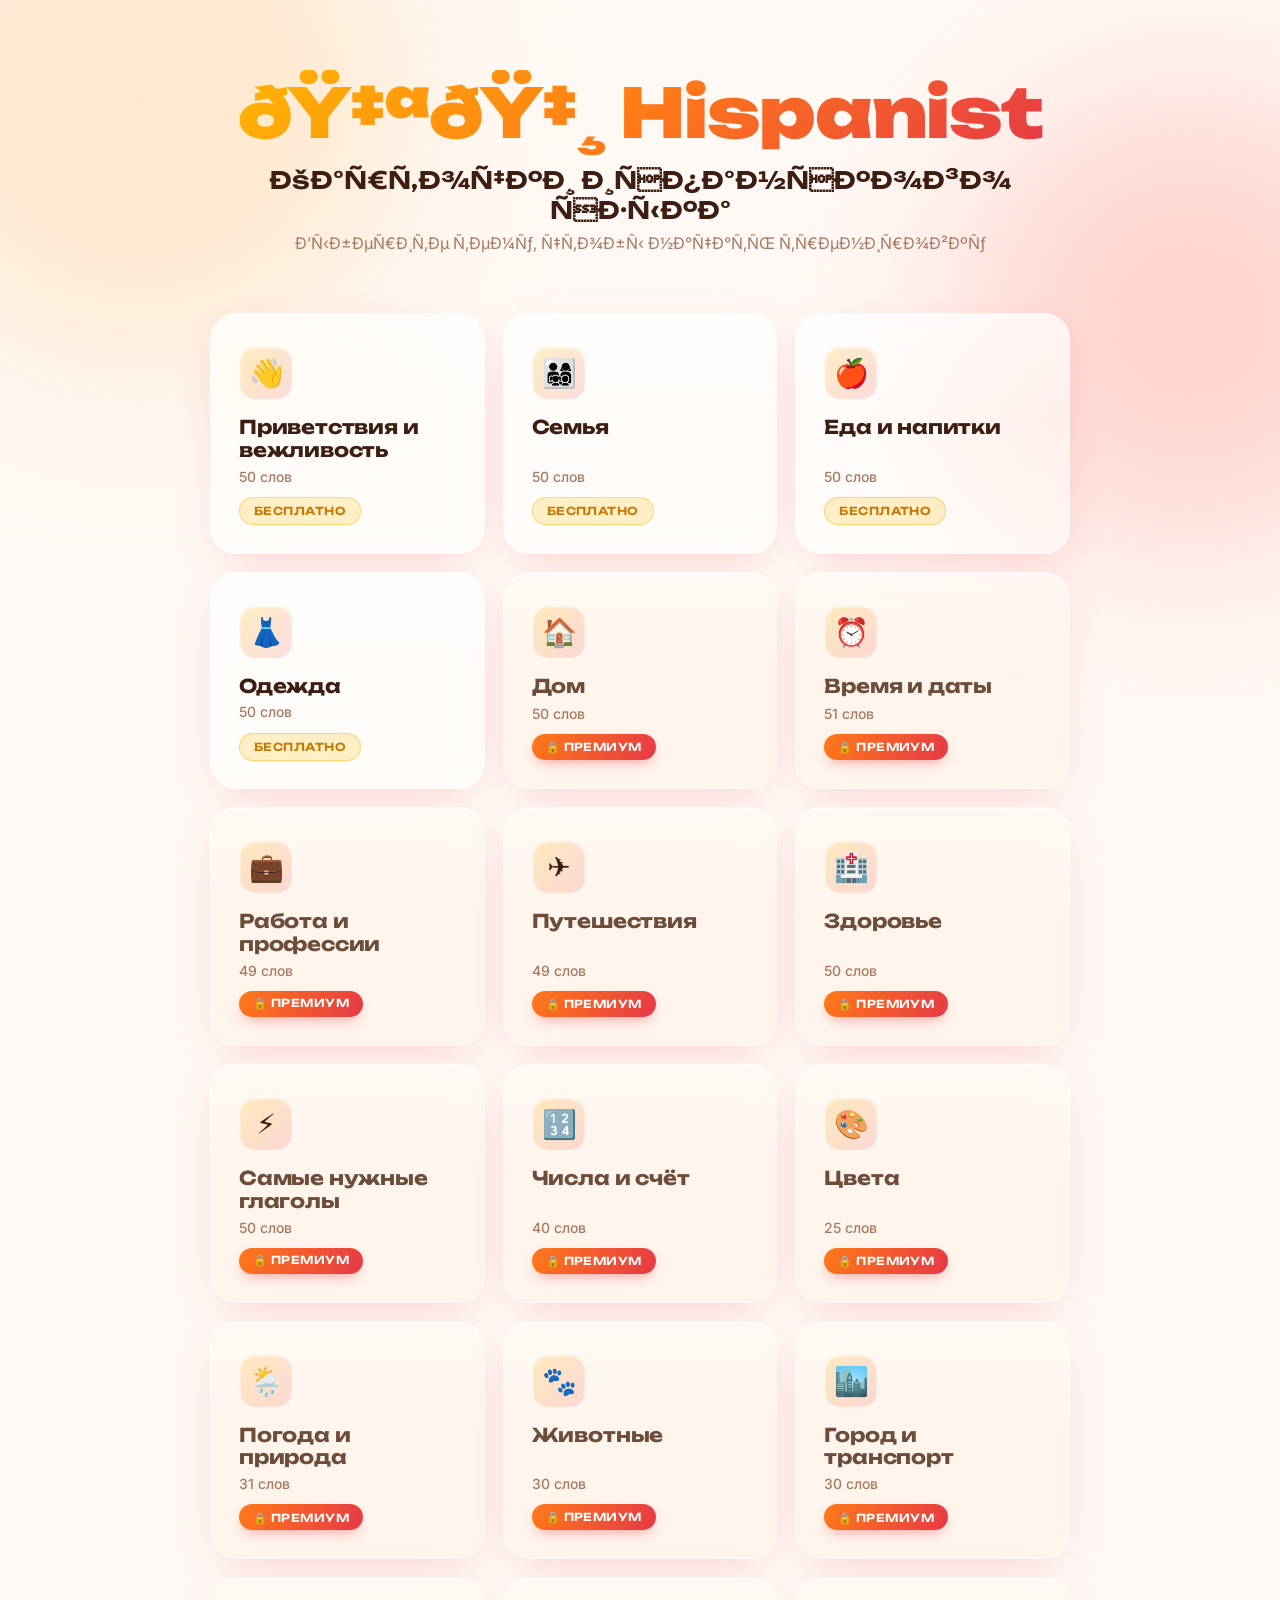
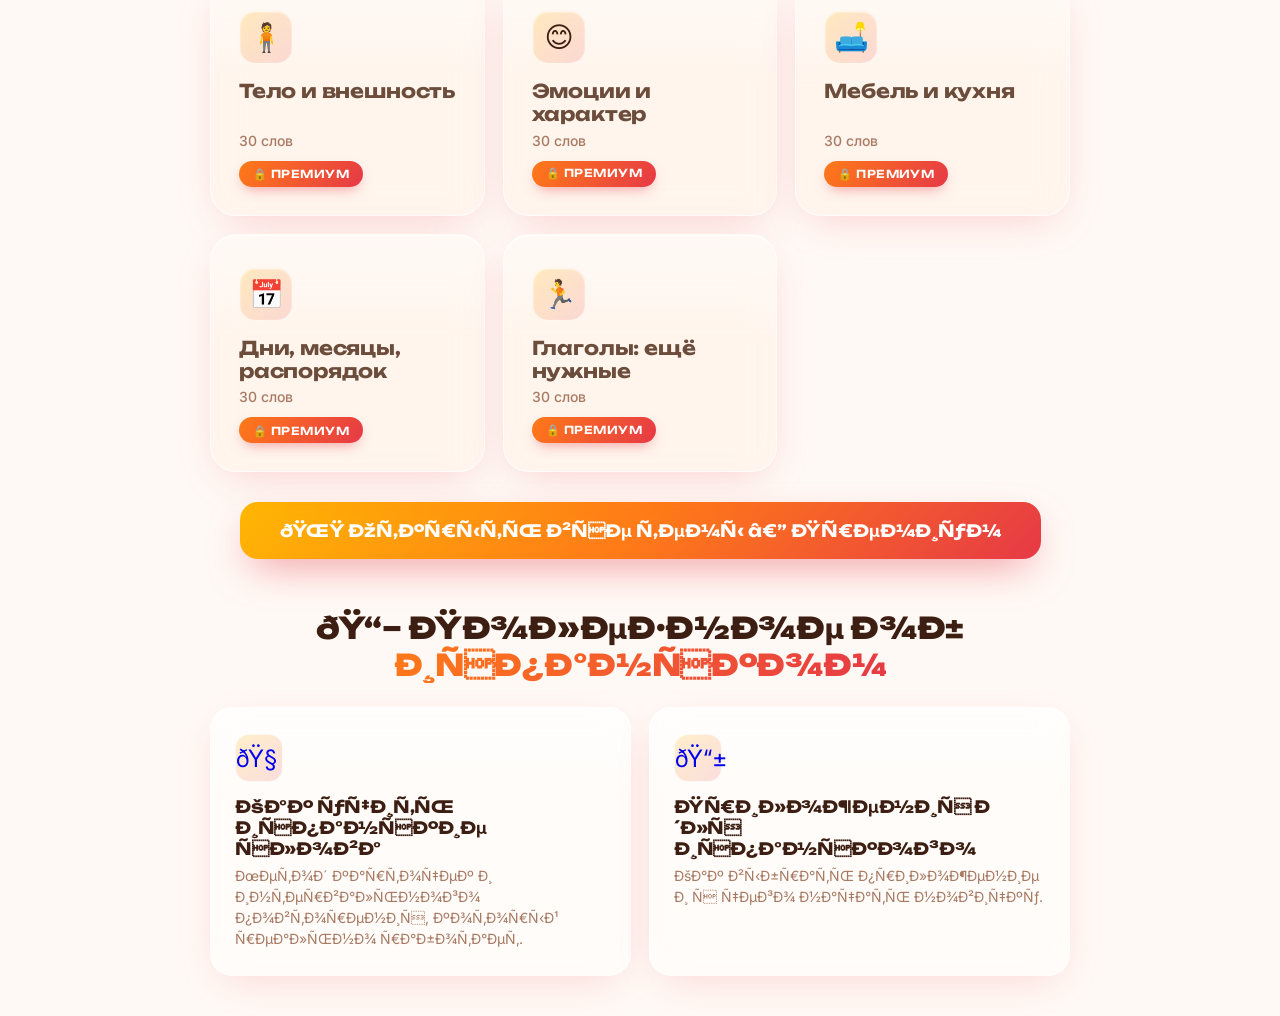
<file: index.html>
<!DOCTYPE html>
<html lang="ru">
<head>
<meta name="yandex-verification" content="1e87c92fe23da284" />
  <!-- Yandex.Metrika counter -->
<script type="text/javascript">
    (function(m,e,t,r,i,k,a){
        m[i]=m[i]||function(){(m[i].a=m[i].a||[]).push(arguments)};
        m[i].l=1*new Date();
        for (var j = 0; j < document.scripts.length; j++) {if (document.scripts[j].src === r) { return; }}
        k=e.createElement(t),a=e.getElementsByTagName(t)[0],k.async=1,k.src=r,a.parentNode.insertBefore(k,a)
    })(window, document,'script','https://mc.yandex.ru/metrika/tag.js?id=111343576', 'ym');

    ym(111343576, 'init', {ssr:true, webvisor:true, clickmap:true, ecommerce:"dataLayer", referrer: document.referrer, url: location.href, accurateTrackBounce:true, trackLinks:true});
</script>
<noscript><div><img src="https://mc.yandex.ru/watch/111343576" style="position:absolute; left:-9999px;" alt="" /></div></noscript>
<!-- /Yandex.Metrika counter -->
  <link rel="icon" type="image/svg+xml" href="data:image/svg+xml,%3Csvg%20xmlns%3D%22http%3A//www.w3.org/2000/svg%22%20viewBox%3D%220%200%203%202%22%3E%3Crect%20width%3D%223%22%20height%3D%222%22%20fill%3D%22%23c60b1e%22/%3E%3Crect%20width%3D%223%22%20height%3D%221%22%20y%3D%220.5%22%20fill%3D%22%23ffc400%22/%3E%3C/svg%3E">
  <meta charset="UTF-8">
  <meta name="viewport" content="width=device-width, initial-scale=1.0">
  <title>Hispanist — Учим испанский по карточкам</title>
  <meta name="description" content="Учите испанские слова по карточкам с озвучкой и умным повторением. 200 слов бесплатно, полный курс — по премиум-доступу.">
  <link rel="preconnect" href="https://fonts.googleapis.com">
  <link href="https://fonts.googleapis.com/css2?family=Unbounded:wght@400;600;700;800;900&family=Inter:wght@400;500;600;700&family=JetBrains+Mono:wght@400;600&display=swap" rel="stylesheet">
  <link rel="stylesheet" href="style.css">
</head>
<body>
  <div id="app">
    <!-- Главный экран -->
    <div id="home-screen">
      <div class="hero">
        <h1>🇪🇸 Hispanist</h1>
        <p class="subtitle">Карточки испанского языка</p>
        <p class="desc">Выберите тему, чтобы начать тренировку</p>
      </div>
      <div id="topics-grid"></div>
      <button id="go-premium" class="btn-premium">🌟 Открыть все темы — Премиум</button>

      <!-- Блок блога -->
      <section class="blog-section">
        <h2 class="blog-title">📖 Полезное об <em>испанском</em></h2>
        <div class="blog-grid">
          <a href="blog-kak-uchit-slova.html" class="blog-card">
            <span class="blog-ico">🧠</span>
            <strong>Как учить испанские слова</strong>
            <small>Метод карточек и интервального повторения, который реально работает.</small>
          </a>
          <a href="blog-prilozheniya-ispanskiy.html" class="blog-card">
            <span class="blog-ico">📱</span>
            <strong>Приложения для испанского</strong>
            <small>Как выбрать приложение и с чего начать новичку.</small>
          </a>
        </div>
      </section>
    </div>

    <!-- Модальное окно ввода кода -->
    <div id="premium-modal" class="modal hidden">
      <div class="modal-content">
        <h2>🌟 Премиум-доступ</h2>
        <ul class="premium-perks">
          <li><span class="chk">✓</span> Все 10 тем и 500 слов — от приветствий до свободного общения</li>
          <li><span class="chk">✓</span> Озвучка носителя и умное повторение слов</li>
          <li><span class="chk">✓</span> Доступ на 30 дней, занимайтесь в своём темпе</li>
        </ul>
        <input type="text" id="premium-code" placeholder="Введите код доступа">
        <button id="activate-premium" class="btn-primary">Активировать</button>
        <button id="close-modal" class="btn-text">Закрыть</button>
        <p id="premium-message"></p>
      </div>
    </div>

    <!-- Триггерный экран (после бесплатной темы) -->
    <div id="celebrate-screen" class="hidden">
      <div class="celebrate-card">
        <div class="emoji">🎉</div>
        <h2>¡Muy bien! Тема пройдена!</h2>
        <p>Вы отлично поработали и делаете реальные успехи в испанском.</p>
        <div class="stat-line" id="celebrate-stat">Так держать!</div>
        <ul class="celebrate-perks">
          <li><span class="i">📚</span> Ещё 6 тем и 300 новых слов ждут вас</li>
          <li><span class="i">✈️</span> Путешествия, работа, здоровье — всё для жизни</li>
          <li><span class="i">🗣️</span> Заговорите свободно, а не только здоровайтесь</li>
        </ul>
        <button id="celebrate-premium" class="btn-white">🌟 Открыть все темы</button>
        <button id="celebrate-skip" class="btn-skip">Позже, вернуться к темам</button>
      </div>
    </div>

    <!-- Экран тренировки -->
    <div id="study-screen" class="hidden">
      <button id="back-btn" class="btn-back">← Назад к темам</button>
      <h2 id="topic-title" class="topic-heading"></h2>
      <div class="progress-wrap">
        <div id="progress" class="progress-badge">Слов сегодня: <span id="studied-count">0</span></div>
      </div>

      <div id="card-container" class="card-scene">
        <div id="flashcard">
          <div class="front"><span id="word-es"></span></div>
          <div class="back">
            <span id="word-ru"></span>
            <p id="example"></p>
          </div>
        </div>
      </div>

      <div id="card-controls">
        <button id="flip-btn" class="btn-action">Перевернуть</button>
        <button id="again-btn" class="btn-again hidden">Повторить</button>
        <button id="good-btn" class="btn-good hidden">Знаю</button>
        <button id="speak-btn" class="btn-speak">🔊</button>
      </div>
    </div>
  </div>

  <canvas id="confettiCanvas" style="position:fixed; inset:0; width:100%; height:100%; pointer-events:none; z-index:9999;"></canvas>
  <script src="app.js"></script>
</body>
</html>
</file>
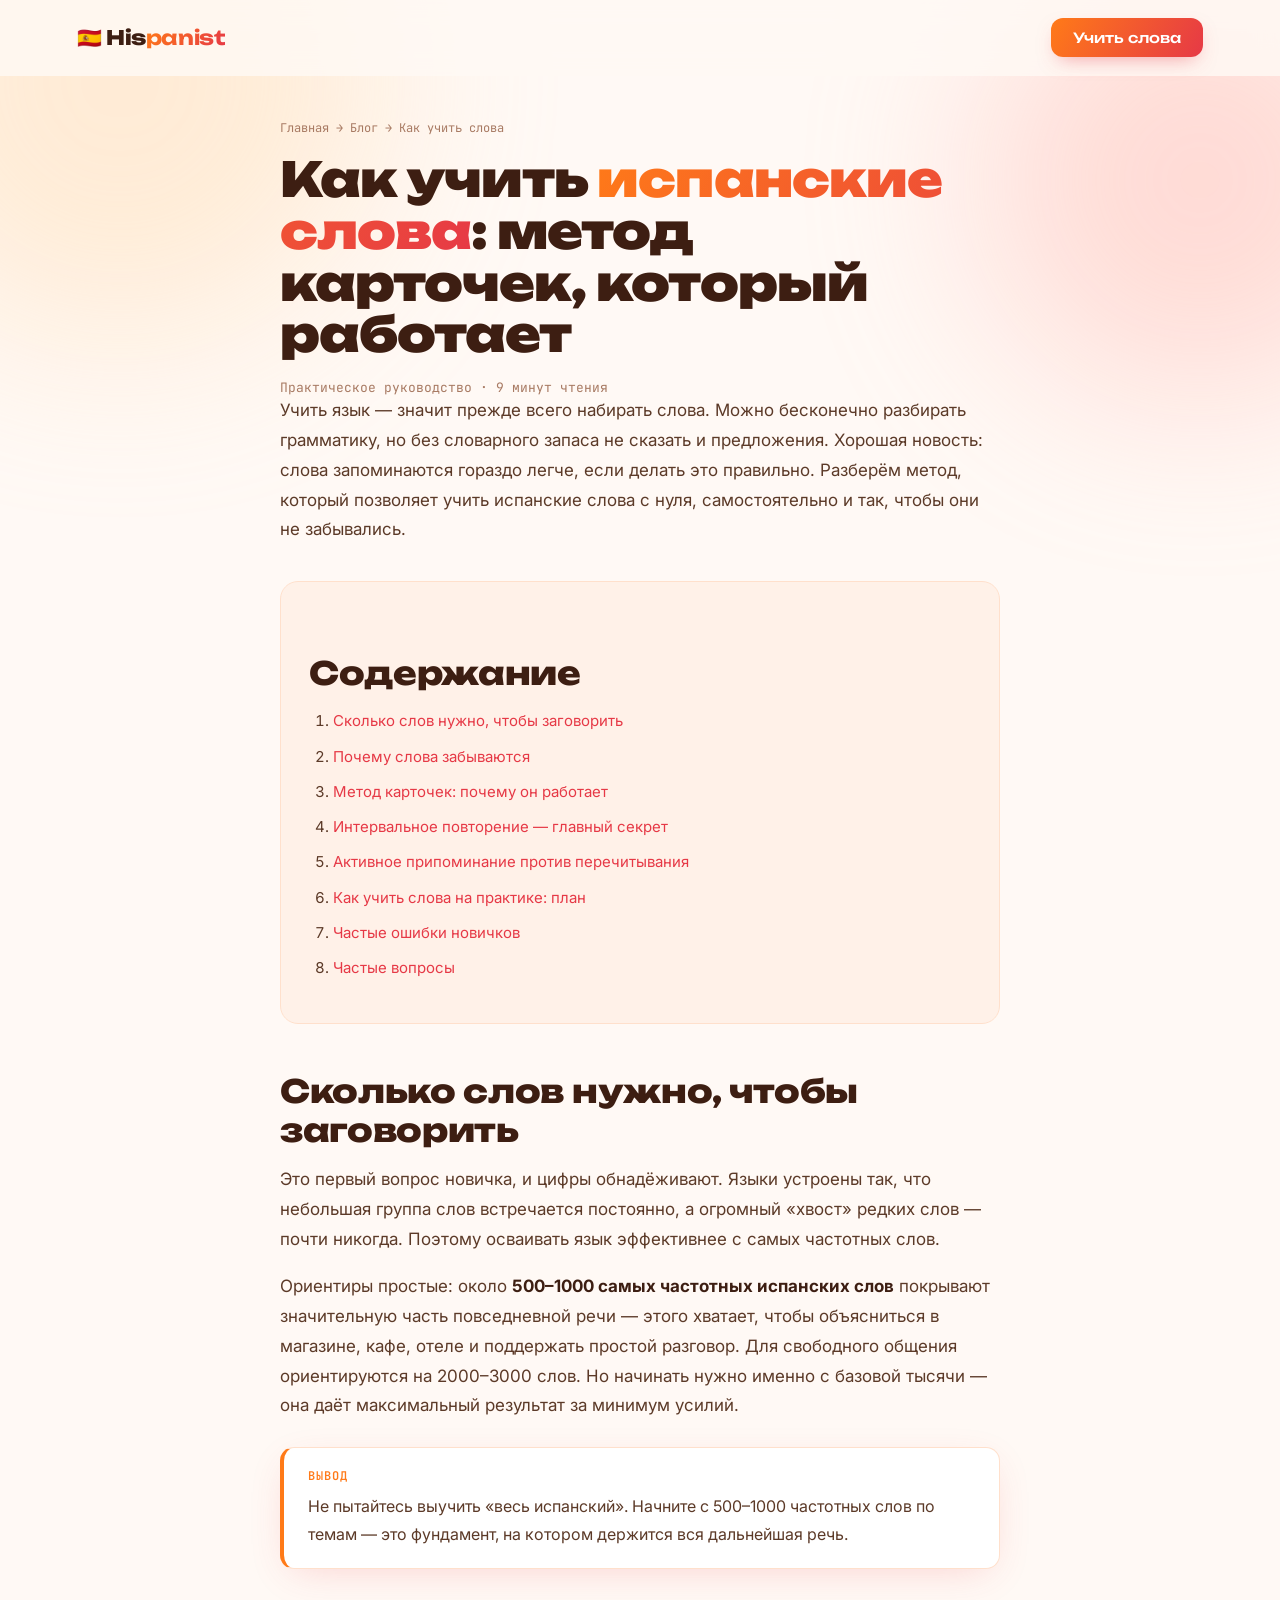
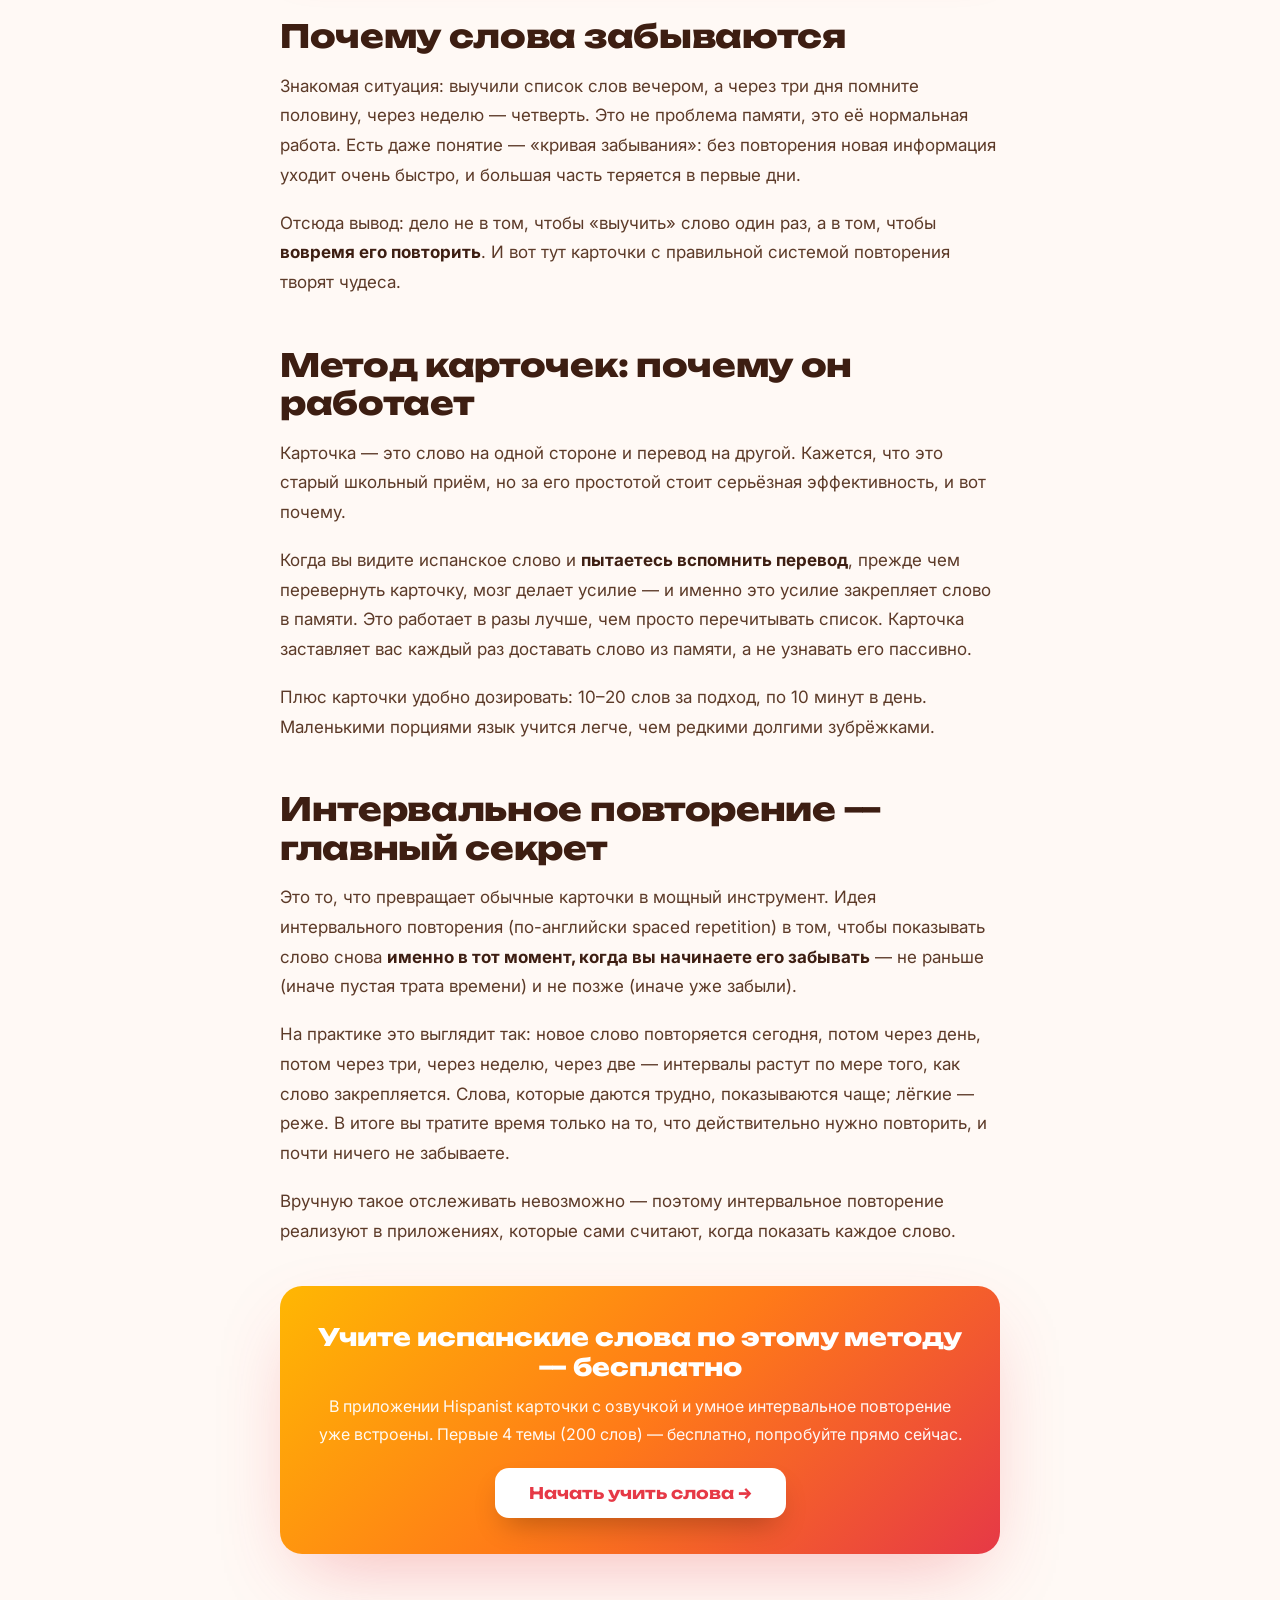
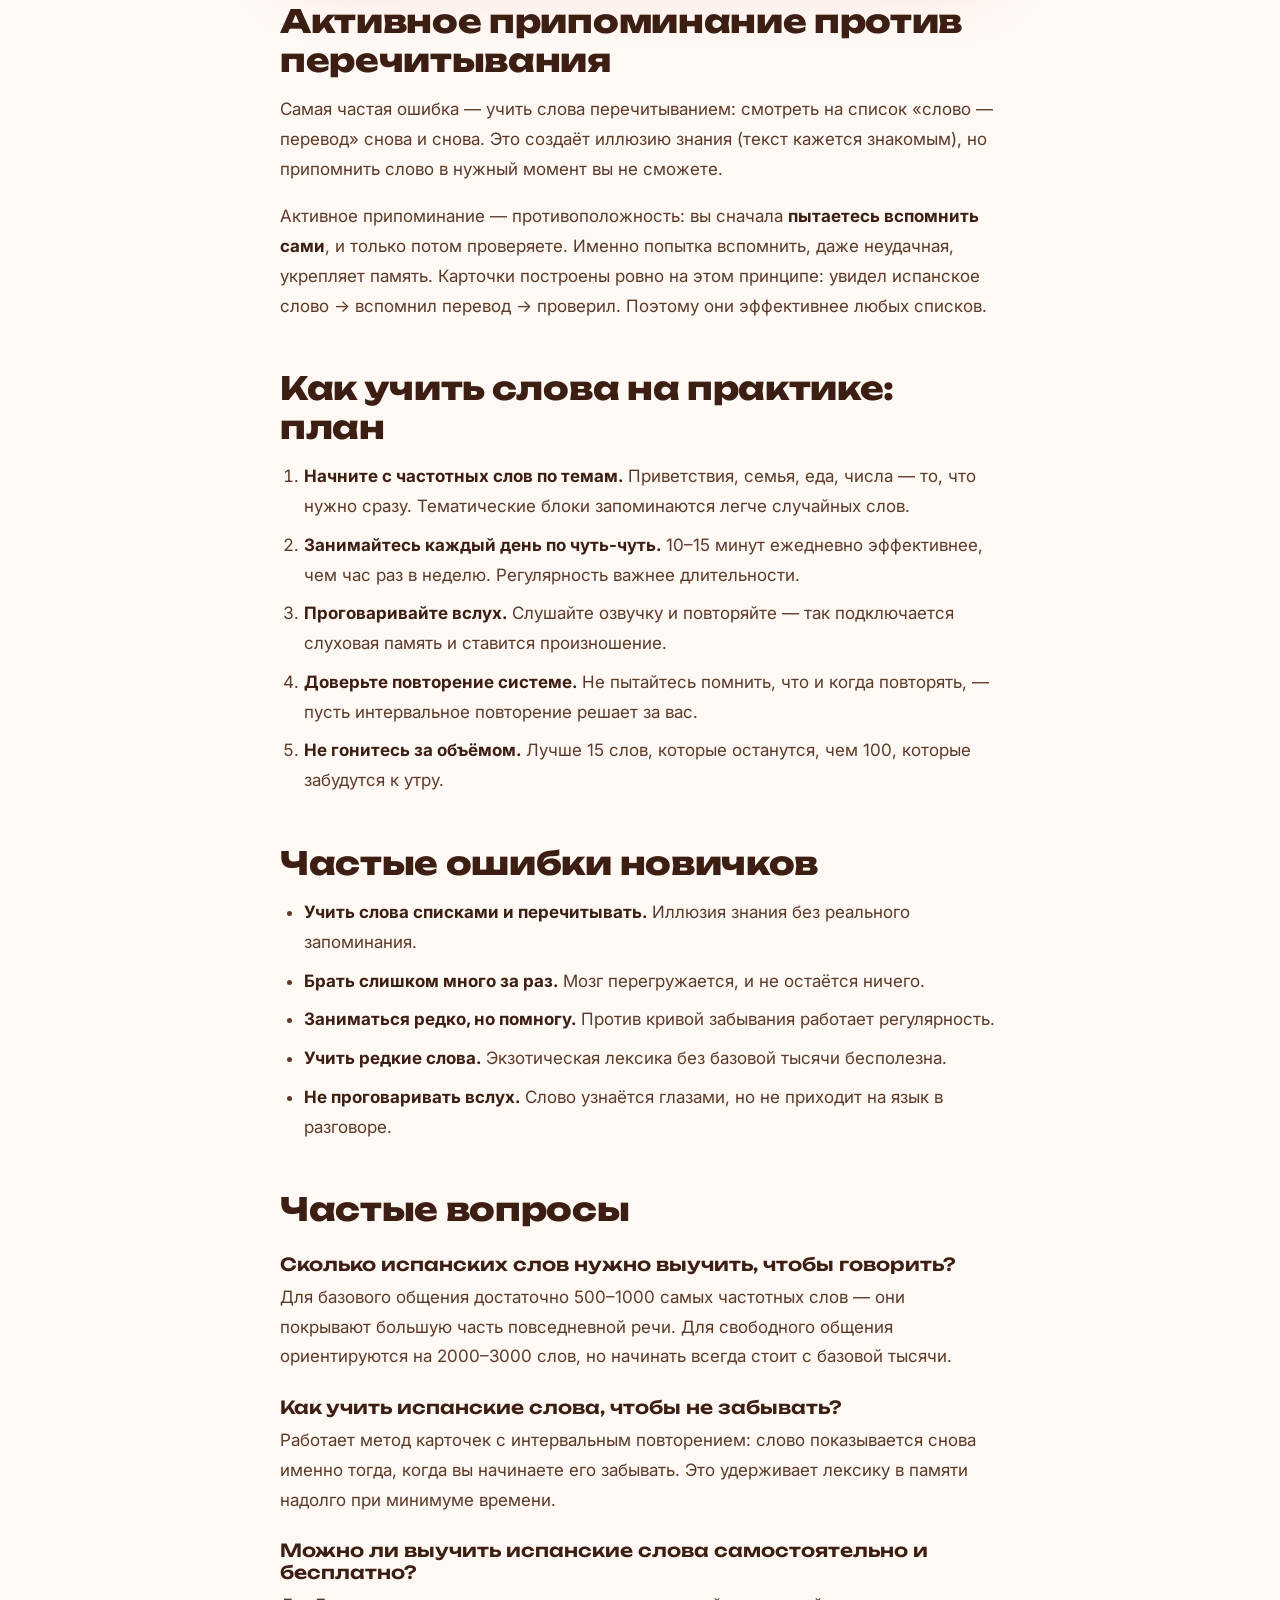
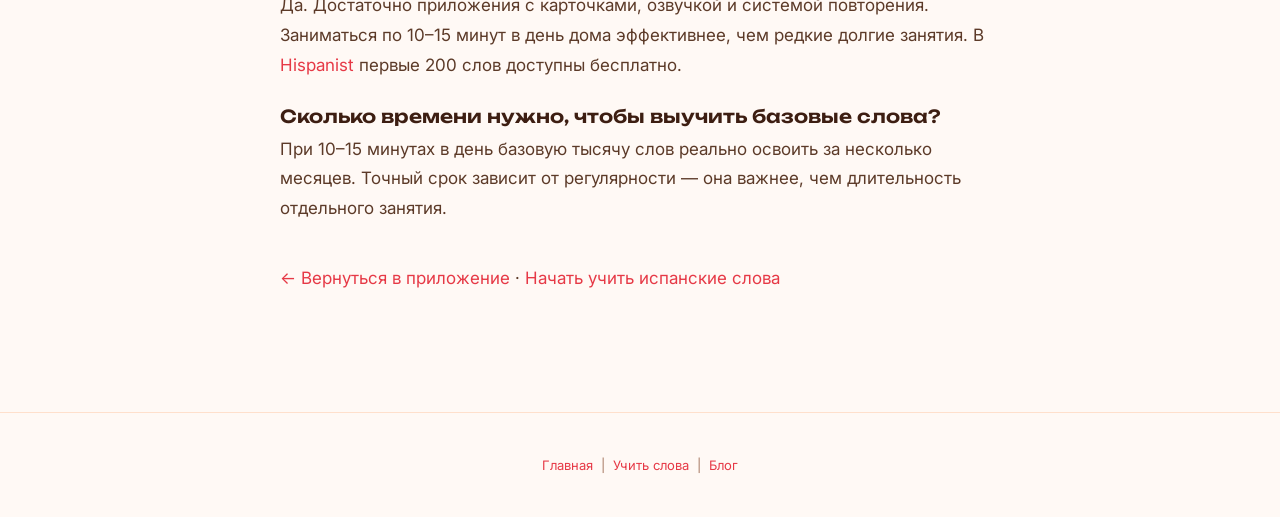
<file: blog-kak-uchit-slova.html>
<!DOCTYPE html>
<html lang="ru">
<head>
  <!-- Yandex.Metrika counter -->
<script type="text/javascript">
    (function(m,e,t,r,i,k,a){
        m[i]=m[i]||function(){(m[i].a=m[i].a||[]).push(arguments)};
        m[i].l=1*new Date();
        for (var j = 0; j < document.scripts.length; j++) {if (document.scripts[j].src === r) { return; }}
        k=e.createElement(t),a=e.getElementsByTagName(t)[0],k.async=1,k.src=r,a.parentNode.insertBefore(k,a)
    })(window, document,'script','https://mc.yandex.ru/metrika/tag.js?id=111343576', 'ym');

    ym(111343576, 'init', {ssr:true, webvisor:true, clickmap:true, ecommerce:"dataLayer", referrer: document.referrer, url: location.href, accurateTrackBounce:true, trackLinks:true});
</script>
<noscript><div><img src="https://mc.yandex.ru/watch/111343576" style="position:absolute; left:-9999px;" alt="" /></div></noscript>
<!-- /Yandex.Metrika counter -->
<meta charset="UTF-8">
<meta name="viewport" content="width=device-width, initial-scale=1.0">
<title>Как учить испанские слова: метод карточек, который работает в 2026 | Hispanist</title>
<meta name="description" content="Как эффективно учить испанские слова с нуля и самостоятельно: метод карточек, интервальное повторение, сколько слов нужно для общения. Практическое руководство и бесплатное приложение.">
<meta name="keywords" content="испанские слова, как учить испанский, испанский с нуля, учить испанские слова, испанский самостоятельно, карточки испанский, как быстро выучить испанский, испанская лексика">
<link rel="canonical" href="https://tanyatats.github.io/hispanist/blog-kak-uchit-slova.html">
<meta property="og:title" content="Как учить испанские слова: метод карточек, который работает">
<meta property="og:description" content="Метод карточек и интервального повторения для запоминания испанских слов. Практическое руководство.">
<meta property="og:url" content="https://tanyatats.github.io/hispanist/blog-kak-uchit-slova.html">
<meta property="og:type" content="article">
<link rel="preconnect" href="https://fonts.googleapis.com">
<link href="https://fonts.googleapis.com/css2?family=Unbounded:wght@400;600;700;800;900&family=Inter:wght@400;500;600;700&family=JetBrains+Mono:wght@400;600&display=swap" rel="stylesheet">
<script type="application/ld+json">
{
  "@context":"https://schema.org",
  "@type":"Article",
  "headline":"Как учить испанские слова: метод карточек, который работает",
  "description":"Как эффективно учить испанские слова с нуля и самостоятельно: метод карточек, интервальное повторение, сколько слов нужно для общения.",
  "author":{"@type":"Organization","name":"Hispanist"},
  "publisher":{"@type":"Organization","name":"Hispanist"},
  "inLanguage":"ru-RU"
}
</script>
<script type="application/ld+json">
{
  "@context":"https://schema.org",
  "@type":"FAQPage",
  "mainEntity":[
    {"@type":"Question","name":"Сколько испанских слов нужно выучить, чтобы говорить?","acceptedAnswer":{"@type":"Answer","text":"Для базового общения достаточно 500–1000 самых частотных слов — они покрывают большую часть повседневной речи. Для свободного общения ориентируются на 2000–3000 слов."}},
    {"@type":"Question","name":"Как учить испанские слова, чтобы не забывать?","acceptedAnswer":{"@type":"Answer","text":"Работает метод карточек с интервальным повторением: слово показывается снова именно тогда, когда вы начинаете его забывать. Это удерживает лексику в памяти надолго при минимуме времени."}},
    {"@type":"Question","name":"Можно ли выучить испанские слова самостоятельно и бесплатно?","acceptedAnswer":{"@type":"Answer","text":"Да. Достаточно приложения с карточками, озвучкой и системой повторения. Заниматься по 10–15 минут в день дома эффективнее, чем редкие длинные занятия."}}
  ]
}
</script>
<style>
  :root{
    --bg:#fff9f5; --bg-tint:#fff1e8; --card:#ffffff;
    --line:#ffe0cc; --line-strong:#ffc9a8;
    --red:#e63946; --orange:#ff7a18; --gold:#ffb703;
    --ink:#3d1e12; --dim:#a87a63; --text:#5c3a28;
    --grad:linear-gradient(120deg,#ff7a18 0%,#e63946 100%);
    --grad-warm:linear-gradient(135deg,#ffb703 0%,#ff7a18 50%,#e63946 100%);
    --shadow:0 10px 40px -12px rgba(230,57,70,.22);
    --shadow-lg:0 30px 80px -24px rgba(230,57,70,.35);
  }
  *{ box-sizing:border-box; }
  html{ scroll-behavior:smooth; }
  html,body{ margin:0; padding:0; }
  body{ background:var(--bg); color:var(--ink); font-family:'Inter',sans-serif; -webkit-font-smoothing:antialiased; overflow-x:hidden; }
  a{ color:var(--red); text-decoration:none; }
  a:hover{ text-decoration:underline; }

  body::before, body::after{ content:''; position:fixed; border-radius:50%; filter:blur(90px); opacity:.4; z-index:0; pointer-events:none; }
  body::before{ width:520px; height:520px; background:#ffd8a8; top:-180px; left:-140px; }
  body::after{ width:440px; height:440px; background:#ffb0a8; top:-40px; right:-140px; }

  .nav{ position:fixed; top:0; left:0; right:0; z-index:50; display:flex; align-items:center; justify-content:space-between; padding:18px 6vw; background:rgba(255,249,245,.82); backdrop-filter:blur(14px); border-bottom:1px solid transparent; transition:.3s; }
  .nav.scrolled{ border-color:var(--line); box-shadow:0 4px 24px -16px rgba(230,57,70,.4); }
  .brand{ font-family:'Unbounded'; font-weight:800; font-size:20px; letter-spacing:-.02em; color:var(--ink); }
  .brand b{ background:var(--grad); -webkit-background-clip:text; background-clip:text; color:transparent; }
  .nav-cta{ padding:11px 22px; border-radius:12px; background:var(--grad); color:#fff; font-family:'Unbounded'; font-weight:500; font-size:14px; box-shadow:0 8px 20px -8px rgba(230,57,70,.5); transition:transform .2s; }
  .nav-cta:hover{ transform:translateY(-2px); text-decoration:none; }

  .article{ position:relative; z-index:1; max-width:760px; margin:0 auto; padding:120px 20px 60px; }
  .breadcrumb{ font-family:'JetBrains Mono'; font-size:12px; color:var(--dim); margin-bottom:18px; }
  .breadcrumb a{ color:var(--dim); }
  h1{ font-family:'Unbounded'; font-weight:900; letter-spacing:-.02em; line-height:1.08; font-size:clamp(30px,5.5vw,48px); margin:0 0 18px; }
  h1 em{ font-style:normal; background:var(--grad); -webkit-background-clip:text; background-clip:text; color:transparent; }
  .article-meta{ font-family:'JetBrains Mono'; font-size:13px; color:var(--dim); }
  .lead{ font-size:19px; line-height:1.6; color:var(--text); margin:24px 0 0; }

  .toc{ background:var(--bg-tint); border:1px solid var(--line); border-radius:18px; padding:24px 28px; margin:36px 0; }
  .toc h2{ font-family:'Unbounded'; font-size:15px; margin:0 0 14px; }
  .toc ol{ margin:0; padding-left:20px; }
  .toc li{ margin:7px 0; font-size:15px; }

  .article h2{ font-family:'Unbounded'; font-weight:800; font-size:clamp(24px,4vw,32px); letter-spacing:-.01em; margin:48px 0 16px; line-height:1.2; scroll-margin-top:90px; }
  .article h3{ font-family:'Unbounded'; font-weight:600; font-size:20px; margin:32px 0 12px; }
  .article p{ font-size:17px; line-height:1.75; color:var(--text); margin:0 0 18px; }
  .article ul,.article ol{ font-size:17px; line-height:1.75; color:var(--text); padding-left:24px; margin:0 0 18px; }
  .article li{ margin:9px 0; }
  .article strong{ color:var(--ink); }

  .callout{ background:#fff; border:1px solid var(--line); border-left:4px solid var(--orange); border-radius:14px; padding:20px 24px; margin:26px 0; box-shadow:var(--shadow); }
  .callout p{ margin:0; font-size:16px; }
  .callout .label{ font-family:'JetBrains Mono'; font-size:12px; color:var(--orange); font-weight:600; text-transform:uppercase; letter-spacing:.08em; display:block; margin-bottom:8px; }

  table{ width:100%; border-collapse:collapse; margin:24px 0; font-size:15px; }
  th,td{ text-align:left; padding:12px 14px; border-bottom:1px solid var(--line); color:var(--text); }
  th{ font-family:'Unbounded'; font-weight:600; font-size:13px; color:var(--ink); }

  .promo{ background:var(--grad-warm); border-radius:22px; padding:36px 32px; margin:40px 0; text-align:center; color:#fff; box-shadow:var(--shadow-lg); }
  .promo h3{ font-family:'Unbounded'; font-weight:800; font-size:24px; margin:0 0 10px; color:#fff; }
  .promo p{ color:#fff; opacity:.95; font-size:16px; margin:0 0 20px; }
  .promo a.btn{ display:inline-block; padding:15px 34px; border-radius:14px; background:#fff; color:var(--red); font-family:'Unbounded'; font-weight:700; font-size:16px; box-shadow:0 14px 30px -10px rgba(0,0,0,.3); }
  .promo a.btn:hover{ text-decoration:none; transform:translateY(-2px); }

  .faq-q{ font-family:'Unbounded'; font-weight:600; font-size:18px; margin:24px 0 8px; }

  footer.site{ position:relative; z-index:1; border-top:1px solid var(--line); padding:40px 6vw; text-align:center; color:var(--dim); font-size:13px; line-height:1.9; margin-top:40px; }
  footer.site a{ color:var(--red); margin:0 4px; }

  @media (max-width:560px){ .article{ padding:100px 18px 40px; } }
  @media (prefers-reduced-motion:reduce){ html{ scroll-behavior:auto; } }
</style>
</head>
<body>

<nav class="nav" id="nav">
  <a href="index.html" class="brand">🇪🇸 His<b>panist</b></a>
  <a href="index.html" class="nav-cta">Учить слова</a>
</nav>

<article class="article">
  <header>
    <div class="breadcrumb"><a href="index.html">Главная</a> → Блог → Как учить слова</div>
    <h1>Как учить <em>испанские слова</em>: метод карточек, который работает</h1>
    <div class="article-meta">Практическое руководство · 9 минут чтения</div>
    <p class="lead">Учить язык — значит прежде всего набирать слова. Можно бесконечно разбирать грамматику, но без словарного запаса не сказать и предложения. Хорошая новость: слова запоминаются гораздо легче, если делать это правильно. Разберём метод, который позволяет учить испанские слова с нуля, самостоятельно и так, чтобы они не забывались.</p>
  </header>

  <nav class="toc">
    <h2>Содержание</h2>
    <ol>
      <li><a href="#howmany">Сколько слов нужно, чтобы заговорить</a></li>
      <li><a href="#why-hard">Почему слова забываются</a></li>
      <li><a href="#flashcards">Метод карточек: почему он работает</a></li>
      <li><a href="#srs">Интервальное повторение — главный секрет</a></li>
      <li><a href="#active">Активное припоминание против перечитывания</a></li>
      <li><a href="#howto">Как учить слова на практике: план</a></li>
      <li><a href="#mistakes">Частые ошибки новичков</a></li>
      <li><a href="#faq">Частые вопросы</a></li>
    </ol>
  </nav>

  <h2 id="howmany">Сколько слов нужно, чтобы заговорить</h2>
  <p>Это первый вопрос новичка, и цифры обнадёживают. Языки устроены так, что небольшая группа слов встречается постоянно, а огромный «хвост» редких слов — почти никогда. Поэтому осваивать язык эффективнее с самых частотных слов.</p>
  <p>Ориентиры простые: около <strong>500–1000 самых частотных испанских слов</strong> покрывают значительную часть повседневной речи — этого хватает, чтобы объясниться в магазине, кафе, отеле и поддержать простой разговор. Для свободного общения ориентируются на 2000–3000 слов. Но начинать нужно именно с базовой тысячи — она даёт максимальный результат за минимум усилий.</p>

  <div class="callout">
    <span class="label">Вывод</span>
    <p>Не пытайтесь выучить «весь испанский». Начните с 500–1000 частотных слов по темам — это фундамент, на котором держится вся дальнейшая речь.</p>
  </div>

  <h2 id="why-hard">Почему слова забываются</h2>
  <p>Знакомая ситуация: выучили список слов вечером, а через три дня помните половину, через неделю — четверть. Это не проблема памяти, это её нормальная работа. Есть даже понятие — «кривая забывания»: без повторения новая информация уходит очень быстро, и большая часть теряется в первые дни.</p>
  <p>Отсюда вывод: дело не в том, чтобы «выучить» слово один раз, а в том, чтобы <strong>вовремя его повторить</strong>. И вот тут карточки с правильной системой повторения творят чудеса.</p>

  <h2 id="flashcards">Метод карточек: почему он работает</h2>
  <p>Карточка — это слово на одной стороне и перевод на другой. Кажется, что это старый школьный приём, но за его простотой стоит серьёзная эффективность, и вот почему.</p>
  <p>Когда вы видите испанское слово и <strong>пытаетесь вспомнить перевод</strong>, прежде чем перевернуть карточку, мозг делает усилие — и именно это усилие закрепляет слово в памяти. Это работает в разы лучше, чем просто перечитывать список. Карточка заставляет вас каждый раз доставать слово из памяти, а не узнавать его пассивно.</p>
  <p>Плюс карточки удобно дозировать: 10–20 слов за подход, по 10 минут в день. Маленькими порциями язык учится легче, чем редкими долгими зубрёжками.</p>

  <h2 id="srs">Интервальное повторение — главный секрет</h2>
  <p>Это то, что превращает обычные карточки в мощный инструмент. Идея интервального повторения (по-английски spaced repetition) в том, чтобы показывать слово снова <strong>именно в тот момент, когда вы начинаете его забывать</strong> — не раньше (иначе пустая трата времени) и не позже (иначе уже забыли).</p>
  <p>На практике это выглядит так: новое слово повторяется сегодня, потом через день, потом через три, через неделю, через две — интервалы растут по мере того, как слово закрепляется. Слова, которые даются трудно, показываются чаще; лёгкие — реже. В итоге вы тратите время только на то, что действительно нужно повторить, и почти ничего не забываете.</p>
  <p>Вручную такое отслеживать невозможно — поэтому интервальное повторение реализуют в приложениях, которые сами считают, когда показать каждое слово.</p>

  <div class="promo">
    <h3>Учите испанские слова по этому методу — бесплатно</h3>
    <p>В приложении Hispanist карточки с озвучкой и умное интервальное повторение уже встроены. Первые 4 темы (200 слов) — бесплатно, попробуйте прямо сейчас.</p>
    <a href="index.html" class="btn">Начать учить слова →</a>
  </div>

  <h2 id="active">Активное припоминание против перечитывания</h2>
  <p>Самая частая ошибка — учить слова перечитыванием: смотреть на список «слово — перевод» снова и снова. Это создаёт иллюзию знания (текст кажется знакомым), но припомнить слово в нужный момент вы не сможете.</p>
  <p>Активное припоминание — противоположность: вы сначала <strong>пытаетесь вспомнить сами</strong>, и только потом проверяете. Именно попытка вспомнить, даже неудачная, укрепляет память. Карточки построены ровно на этом принципе: увидел испанское слово → вспомнил перевод → проверил. Поэтому они эффективнее любых списков.</p>

  <h2 id="howto">Как учить слова на практике: план</h2>
  <ol>
    <li><strong>Начните с частотных слов по темам.</strong> Приветствия, семья, еда, числа — то, что нужно сразу. Тематические блоки запоминаются легче случайных слов.</li>
    <li><strong>Занимайтесь каждый день по чуть-чуть.</strong> 10–15 минут ежедневно эффективнее, чем час раз в неделю. Регулярность важнее длительности.</li>
    <li><strong>Проговаривайте вслух.</strong> Слушайте озвучку и повторяйте — так подключается слуховая память и ставится произношение.</li>
    <li><strong>Доверьте повторение системе.</strong> Не пытайтесь помнить, что и когда повторять, — пусть интервальное повторение решает за вас.</li>
    <li><strong>Не гонитесь за объёмом.</strong> Лучше 15 слов, которые останутся, чем 100, которые забудутся к утру.</li>
  </ol>

  <h2 id="mistakes">Частые ошибки новичков</h2>
  <ul>
    <li><strong>Учить слова списками и перечитывать.</strong> Иллюзия знания без реального запоминания.</li>
    <li><strong>Брать слишком много за раз.</strong> Мозг перегружается, и не остаётся ничего.</li>
    <li><strong>Заниматься редко, но помногу.</strong> Против кривой забывания работает регулярность.</li>
    <li><strong>Учить редкие слова.</strong> Экзотическая лексика без базовой тысячи бесполезна.</li>
    <li><strong>Не проговаривать вслух.</strong> Слово узнаётся глазами, но не приходит на язык в разговоре.</li>
  </ul>

  <h2 id="faq">Частые вопросы</h2>
  <div class="faq-q">Сколько испанских слов нужно выучить, чтобы говорить?</div>
  <p>Для базового общения достаточно 500–1000 самых частотных слов — они покрывают большую часть повседневной речи. Для свободного общения ориентируются на 2000–3000 слов, но начинать всегда стоит с базовой тысячи.</p>

  <div class="faq-q">Как учить испанские слова, чтобы не забывать?</div>
  <p>Работает метод карточек с интервальным повторением: слово показывается снова именно тогда, когда вы начинаете его забывать. Это удерживает лексику в памяти надолго при минимуме времени.</p>

  <div class="faq-q">Можно ли выучить испанские слова самостоятельно и бесплатно?</div>
  <p>Да. Достаточно приложения с карточками, озвучкой и системой повторения. Заниматься по 10–15 минут в день дома эффективнее, чем редкие долгие занятия. В <a href="index.html">Hispanist</a> первые 200 слов доступны бесплатно.</p>

  <div class="faq-q">Сколько времени нужно, чтобы выучить базовые слова?</div>
  <p>При 10–15 минутах в день базовую тысячу слов реально освоить за несколько месяцев. Точный срок зависит от регулярности — она важнее, чем длительность отдельного занятия.</p>

  <p style="margin-top:40px;"><a href="index.html">← Вернуться в приложение</a> · <a href="index.html">Начать учить испанские слова</a></p>
</article>

<footer class="site">
  <a href="index.html">Главная</a> |
  <a href="index.html">Учить слова</a> |
  <a href="blog-kak-uchit-slova.html">Блог</a>
</footer>

<script>
window.addEventListener('scroll', ()=>{
  const nav=document.getElementById('nav');
  if(window.scrollY>20) nav.classList.add('scrolled'); else nav.classList.remove('scrolled');
});
</script>
</body>
</html>
</file>
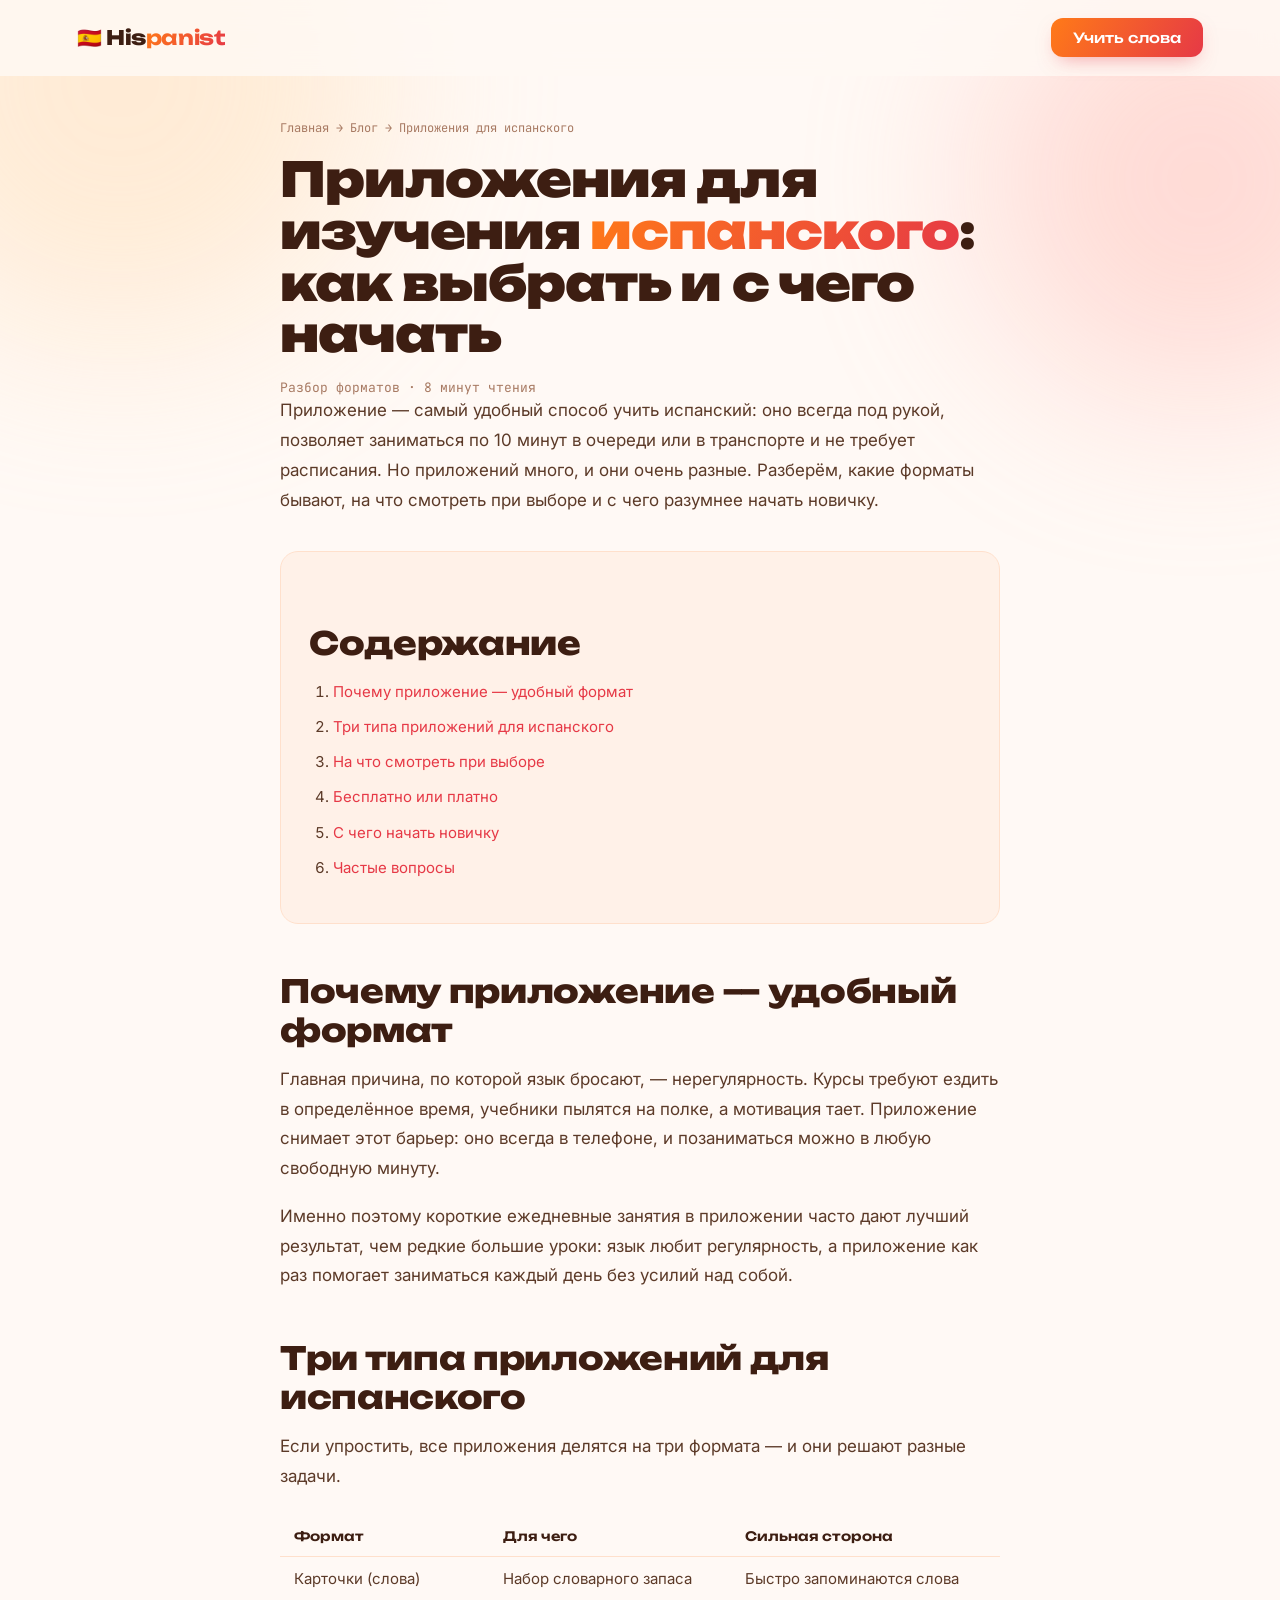
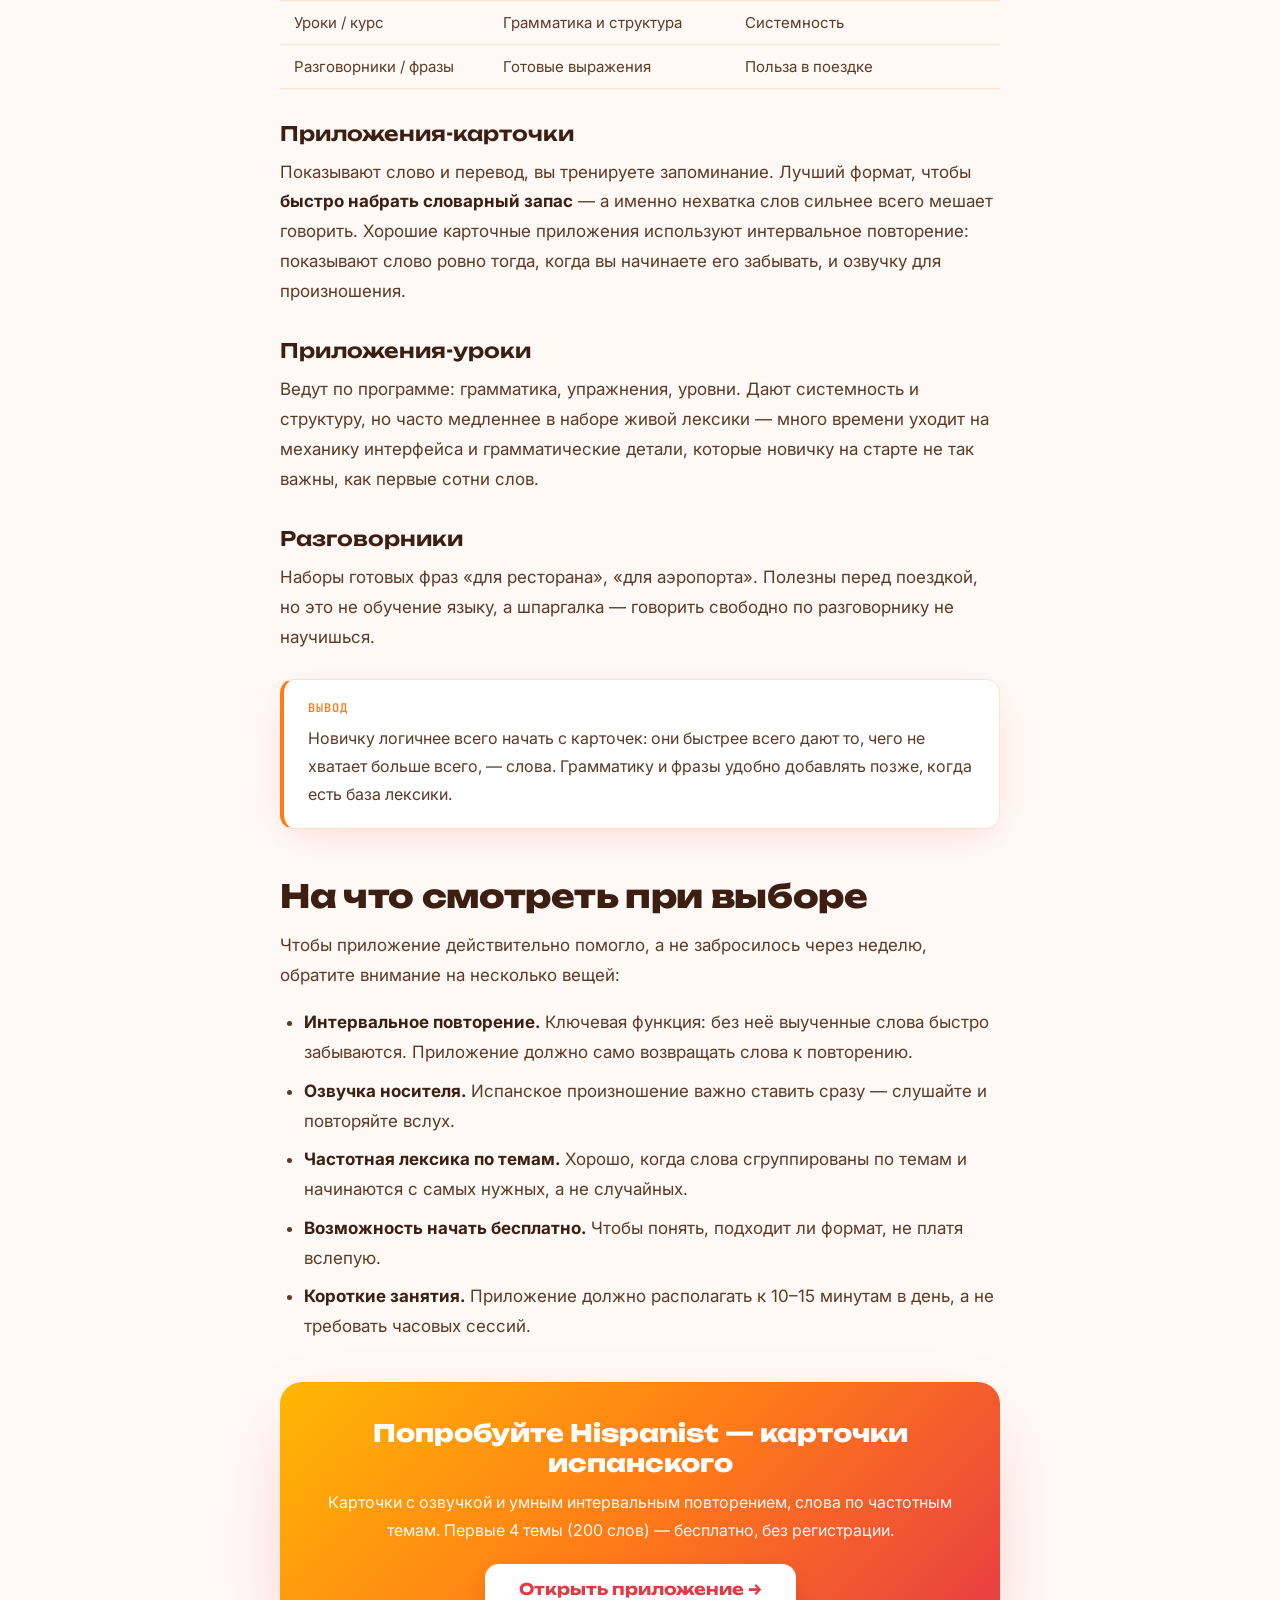
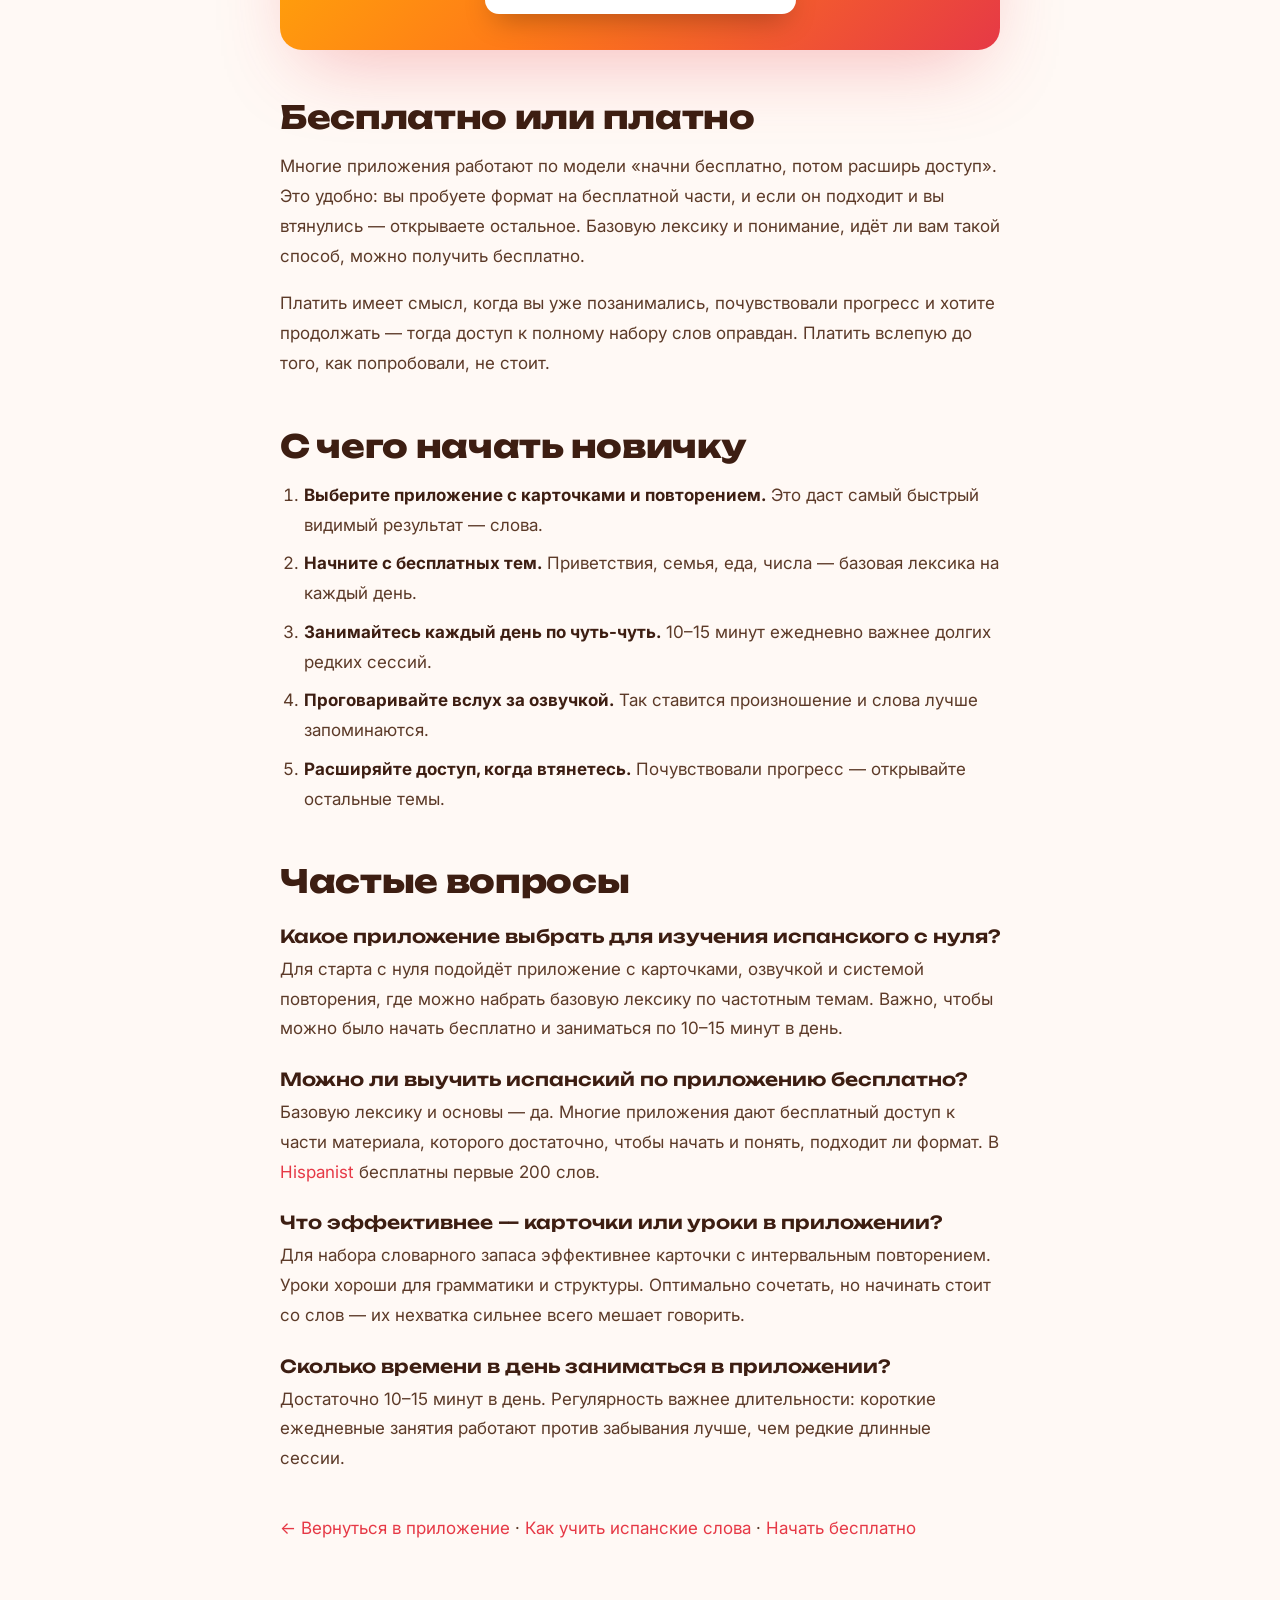
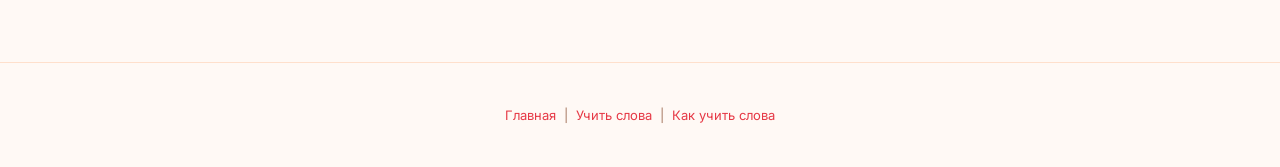
<file: blog-prilozheniya-ispanskiy.html>
<!DOCTYPE html>
<html lang="ru">
<head>
  <!-- Yandex.Metrika counter -->
<script type="text/javascript">
    (function(m,e,t,r,i,k,a){
        m[i]=m[i]||function(){(m[i].a=m[i].a||[]).push(arguments)};
        m[i].l=1*new Date();
        for (var j = 0; j < document.scripts.length; j++) {if (document.scripts[j].src === r) { return; }}
        k=e.createElement(t),a=e.getElementsByTagName(t)[0],k.async=1,k.src=r,a.parentNode.insertBefore(k,a)
    })(window, document,'script','https://mc.yandex.ru/metrika/tag.js?id=111343576', 'ym');

    ym(111343576, 'init', {ssr:true, webvisor:true, clickmap:true, ecommerce:"dataLayer", referrer: document.referrer, url: location.href, accurateTrackBounce:true, trackLinks:true});
</script>
<noscript><div><img src="https://mc.yandex.ru/watch/111343576" style="position:absolute; left:-9999px;" alt="" /></div></noscript>
<!-- /Yandex.Metrika counter -->
<meta charset="UTF-8">
<meta name="viewport" content="width=device-width, initial-scale=1.0">
<title>Приложения для изучения испанского: как выбрать и с чего начать в 2026 | Hispanist</title>
<meta name="description" content="Какое приложение для изучения испанского выбрать: форматы, на что смотреть, чем отличаются карточки, уроки и разговорники. Как учить испанский онлайн бесплатно и с нуля.">
<meta name="keywords" content="приложение для изучения испанского, приложения для испанского, испанский онлайн, учить испанский приложение, испанский язык приложение, карточки для испанского, испанский бесплатно">
<link rel="canonical" href="https://tanyatats.github.io/hispanist/blog-prilozheniya-ispanskiy.html">
<meta property="og:title" content="Приложения для изучения испанского: как выбрать и с чего начать">
<meta property="og:description" content="Форматы приложений для испанского, на что смотреть при выборе, как учить онлайн бесплатно.">
<meta property="og:url" content="https://tanyatats.github.io/hispanist/blog-prilozheniya-ispanskiy.html">
<meta property="og:type" content="article">
<link rel="preconnect" href="https://fonts.googleapis.com">
<link href="https://fonts.googleapis.com/css2?family=Unbounded:wght@400;600;700;800;900&family=Inter:wght@400;500;600;700&family=JetBrains+Mono:wght@400;600&display=swap" rel="stylesheet">
<script type="application/ld+json">
{
  "@context":"https://schema.org",
  "@type":"Article",
  "headline":"Приложения для изучения испанского: как выбрать и с чего начать",
  "description":"Какое приложение для изучения испанского выбрать: форматы, на что смотреть, как учить онлайн бесплатно и с нуля.",
  "author":{"@type":"Organization","name":"Hispanist"},
  "publisher":{"@type":"Organization","name":"Hispanist"},
  "inLanguage":"ru-RU"
}
</script>
<script type="application/ld+json">
{
  "@context":"https://schema.org",
  "@type":"FAQPage",
  "mainEntity":[
    {"@type":"Question","name":"Какое приложение выбрать для изучения испанского с нуля?","acceptedAnswer":{"@type":"Answer","text":"Для старта с нуля подойдёт приложение с карточками, озвучкой и системой повторения, где можно набрать базовую лексику по частотным темам. Важно, чтобы можно было начать бесплатно и заниматься по 10–15 минут в день."}},
    {"@type":"Question","name":"Можно ли выучить испанский по приложению бесплатно?","acceptedAnswer":{"@type":"Answer","text":"Базовую лексику и основы — да. Многие приложения дают бесплатный доступ к части материала, которого достаточно, чтобы начать и понять, подходит ли формат."}},
    {"@type":"Question","name":"Что эффективнее — карточки или уроки в приложении?","acceptedAnswer":{"@type":"Answer","text":"Для набора словарного запаса эффективнее карточки с интервальным повторением. Уроки хороши для грамматики и структуры. Оптимально сочетать, но начинать стоит со слов."}}
  ]
}
</script>
<style>
  :root{
    --bg:#fff9f5; --bg-tint:#fff1e8; --card:#ffffff;
    --line:#ffe0cc; --line-strong:#ffc9a8;
    --red:#e63946; --orange:#ff7a18; --gold:#ffb703;
    --ink:#3d1e12; --dim:#a87a63; --text:#5c3a28;
    --grad:linear-gradient(120deg,#ff7a18 0%,#e63946 100%);
    --grad-warm:linear-gradient(135deg,#ffb703 0%,#ff7a18 50%,#e63946 100%);
    --shadow:0 10px 40px -12px rgba(230,57,70,.22);
    --shadow-lg:0 30px 80px -24px rgba(230,57,70,.35);
  }
  *{ box-sizing:border-box; }
  html{ scroll-behavior:smooth; }
  html,body{ margin:0; padding:0; }
  body{ background:var(--bg); color:var(--ink); font-family:'Inter',sans-serif; -webkit-font-smoothing:antialiased; overflow-x:hidden; }
  a{ color:var(--red); text-decoration:none; }
  a:hover{ text-decoration:underline; }

  body::before, body::after{ content:''; position:fixed; border-radius:50%; filter:blur(90px); opacity:.4; z-index:0; pointer-events:none; }
  body::before{ width:520px; height:520px; background:#ffd8a8; top:-180px; left:-140px; }
  body::after{ width:440px; height:440px; background:#ffb0a8; top:-40px; right:-140px; }

  .nav{ position:fixed; top:0; left:0; right:0; z-index:50; display:flex; align-items:center; justify-content:space-between; padding:18px 6vw; background:rgba(255,249,245,.82); backdrop-filter:blur(14px); border-bottom:1px solid transparent; transition:.3s; }
  .nav.scrolled{ border-color:var(--line); box-shadow:0 4px 24px -16px rgba(230,57,70,.4); }
  .brand{ font-family:'Unbounded'; font-weight:800; font-size:20px; letter-spacing:-.02em; color:var(--ink); }
  .brand b{ background:var(--grad); -webkit-background-clip:text; background-clip:text; color:transparent; }
  .nav-cta{ padding:11px 22px; border-radius:12px; background:var(--grad); color:#fff; font-family:'Unbounded'; font-weight:500; font-size:14px; box-shadow:0 8px 20px -8px rgba(230,57,70,.5); transition:transform .2s; }
  .nav-cta:hover{ transform:translateY(-2px); text-decoration:none; }

  .article{ position:relative; z-index:1; max-width:760px; margin:0 auto; padding:120px 20px 60px; }
  .breadcrumb{ font-family:'JetBrains Mono'; font-size:12px; color:var(--dim); margin-bottom:18px; }
  .breadcrumb a{ color:var(--dim); }
  h1{ font-family:'Unbounded'; font-weight:900; letter-spacing:-.02em; line-height:1.08; font-size:clamp(30px,5.5vw,48px); margin:0 0 18px; }
  h1 em{ font-style:normal; background:var(--grad); -webkit-background-clip:text; background-clip:text; color:transparent; }
  .article-meta{ font-family:'JetBrains Mono'; font-size:13px; color:var(--dim); }
  .lead{ font-size:19px; line-height:1.6; color:var(--text); margin:24px 0 0; }

  .toc{ background:var(--bg-tint); border:1px solid var(--line); border-radius:18px; padding:24px 28px; margin:36px 0; }
  .toc h2{ font-family:'Unbounded'; font-size:15px; margin:0 0 14px; }
  .toc ol{ margin:0; padding-left:20px; }
  .toc li{ margin:7px 0; font-size:15px; }

  .article h2{ font-family:'Unbounded'; font-weight:800; font-size:clamp(24px,4vw,32px); letter-spacing:-.01em; margin:48px 0 16px; line-height:1.2; scroll-margin-top:90px; }
  .article h3{ font-family:'Unbounded'; font-weight:600; font-size:20px; margin:32px 0 12px; }
  .article p{ font-size:17px; line-height:1.75; color:var(--text); margin:0 0 18px; }
  .article ul,.article ol{ font-size:17px; line-height:1.75; color:var(--text); padding-left:24px; margin:0 0 18px; }
  .article li{ margin:9px 0; }
  .article strong{ color:var(--ink); }

  .callout{ background:#fff; border:1px solid var(--line); border-left:4px solid var(--orange); border-radius:14px; padding:20px 24px; margin:26px 0; box-shadow:var(--shadow); }
  .callout p{ margin:0; font-size:16px; }
  .callout .label{ font-family:'JetBrains Mono'; font-size:12px; color:var(--orange); font-weight:600; text-transform:uppercase; letter-spacing:.08em; display:block; margin-bottom:8px; }

  table{ width:100%; border-collapse:collapse; margin:24px 0; font-size:15px; }
  th,td{ text-align:left; padding:12px 14px; border-bottom:1px solid var(--line); color:var(--text); }
  th{ font-family:'Unbounded'; font-weight:600; font-size:13px; color:var(--ink); }

  .promo{ background:var(--grad-warm); border-radius:22px; padding:36px 32px; margin:40px 0; text-align:center; color:#fff; box-shadow:var(--shadow-lg); }
  .promo h3{ font-family:'Unbounded'; font-weight:800; font-size:24px; margin:0 0 10px; color:#fff; }
  .promo p{ color:#fff; opacity:.95; font-size:16px; margin:0 0 20px; }
  .promo a.btn{ display:inline-block; padding:15px 34px; border-radius:14px; background:#fff; color:var(--red); font-family:'Unbounded'; font-weight:700; font-size:16px; box-shadow:0 14px 30px -10px rgba(0,0,0,.3); }
  .promo a.btn:hover{ text-decoration:none; transform:translateY(-2px); }

  .faq-q{ font-family:'Unbounded'; font-weight:600; font-size:18px; margin:24px 0 8px; }

  footer.site{ position:relative; z-index:1; border-top:1px solid var(--line); padding:40px 6vw; text-align:center; color:var(--dim); font-size:13px; line-height:1.9; margin-top:40px; }
  footer.site a{ color:var(--red); margin:0 4px; }

  @media (max-width:560px){ .article{ padding:100px 18px 40px; } }
  @media (prefers-reduced-motion:reduce){ html{ scroll-behavior:auto; } }
</style>
</head>
<body>

<nav class="nav" id="nav">
  <a href="index.html" class="brand">🇪🇸 His<b>panist</b></a>
  <a href="index.html" class="nav-cta">Учить слова</a>
</nav>

<article class="article">
  <header>
    <div class="breadcrumb"><a href="index.html">Главная</a> → Блог → Приложения для испанского</div>
    <h1>Приложения для изучения <em>испанского</em>: как выбрать и с чего начать</h1>
    <div class="article-meta">Разбор форматов · 8 минут чтения</div>
    <p class="lead">Приложение — самый удобный способ учить испанский: оно всегда под рукой, позволяет заниматься по 10 минут в очереди или в транспорте и не требует расписания. Но приложений много, и они очень разные. Разберём, какие форматы бывают, на что смотреть при выборе и с чего разумнее начать новичку.</p>
  </header>

  <nav class="toc">
    <h2>Содержание</h2>
    <ol>
      <li><a href="#why">Почему приложение — удобный формат</a></li>
      <li><a href="#types">Три типа приложений для испанского</a></li>
      <li><a href="#choose">На что смотреть при выборе</a></li>
      <li><a href="#free">Бесплатно или платно</a></li>
      <li><a href="#start">С чего начать новичку</a></li>
      <li><a href="#faq">Частые вопросы</a></li>
    </ol>
  </nav>

  <h2 id="why">Почему приложение — удобный формат</h2>
  <p>Главная причина, по которой язык бросают, — нерегулярность. Курсы требуют ездить в определённое время, учебники пылятся на полке, а мотивация тает. Приложение снимает этот барьер: оно всегда в телефоне, и позаниматься можно в любую свободную минуту.</p>
  <p>Именно поэтому короткие ежедневные занятия в приложении часто дают лучший результат, чем редкие большие уроки: язык любит регулярность, а приложение как раз помогает заниматься каждый день без усилий над собой.</p>

  <h2 id="types">Три типа приложений для испанского</h2>
  <p>Если упростить, все приложения делятся на три формата — и они решают разные задачи.</p>

  <table>
    <tr><th>Формат</th><th>Для чего</th><th>Сильная сторона</th></tr>
    <tr><td>Карточки (слова)</td><td>Набор словарного запаса</td><td>Быстро запоминаются слова</td></tr>
    <tr><td>Уроки / курс</td><td>Грамматика и структура</td><td>Системность</td></tr>
    <tr><td>Разговорники / фразы</td><td>Готовые выражения</td><td>Польза в поездке</td></tr>
  </table>

  <h3>Приложения-карточки</h3>
  <p>Показывают слово и перевод, вы тренируете запоминание. Лучший формат, чтобы <strong>быстро набрать словарный запас</strong> — а именно нехватка слов сильнее всего мешает говорить. Хорошие карточные приложения используют интервальное повторение: показывают слово ровно тогда, когда вы начинаете его забывать, и озвучку для произношения.</p>

  <h3>Приложения-уроки</h3>
  <p>Ведут по программе: грамматика, упражнения, уровни. Дают системность и структуру, но часто медленнее в наборе живой лексики — много времени уходит на механику интерфейса и грамматические детали, которые новичку на старте не так важны, как первые сотни слов.</p>

  <h3>Разговорники</h3>
  <p>Наборы готовых фраз «для ресторана», «для аэропорта». Полезны перед поездкой, но это не обучение языку, а шпаргалка — говорить свободно по разговорнику не научишься.</p>

  <div class="callout">
    <span class="label">Вывод</span>
    <p>Новичку логичнее всего начать с карточек: они быстрее всего дают то, чего не хватает больше всего, — слова. Грамматику и фразы удобно добавлять позже, когда есть база лексики.</p>
  </div>

  <h2 id="choose">На что смотреть при выборе</h2>
  <p>Чтобы приложение действительно помогло, а не забросилось через неделю, обратите внимание на несколько вещей:</p>
  <ul>
    <li><strong>Интервальное повторение.</strong> Ключевая функция: без неё выученные слова быстро забываются. Приложение должно само возвращать слова к повторению.</li>
    <li><strong>Озвучка носителя.</strong> Испанское произношение важно ставить сразу — слушайте и повторяйте вслух.</li>
    <li><strong>Частотная лексика по темам.</strong> Хорошо, когда слова сгруппированы по темам и начинаются с самых нужных, а не случайных.</li>
    <li><strong>Возможность начать бесплатно.</strong> Чтобы понять, подходит ли формат, не платя вслепую.</li>
    <li><strong>Короткие занятия.</strong> Приложение должно располагать к 10–15 минутам в день, а не требовать часовых сессий.</li>
  </ul>

  <div class="promo">
    <h3>Попробуйте Hispanist — карточки испанского</h3>
    <p>Карточки с озвучкой и умным интервальным повторением, слова по частотным темам. Первые 4 темы (200 слов) — бесплатно, без регистрации.</p>
    <a href="index.html" class="btn">Открыть приложение →</a>
  </div>

  <h2 id="free">Бесплатно или платно</h2>
  <p>Многие приложения работают по модели «начни бесплатно, потом расширь доступ». Это удобно: вы пробуете формат на бесплатной части, и если он подходит и вы втянулись — открываете остальное. Базовую лексику и понимание, идёт ли вам такой способ, можно получить бесплатно.</p>
  <p>Платить имеет смысл, когда вы уже позанимались, почувствовали прогресс и хотите продолжать — тогда доступ к полному набору слов оправдан. Платить вслепую до того, как попробовали, не стоит.</p>

  <h2 id="start">С чего начать новичку</h2>
  <ol>
    <li><strong>Выберите приложение с карточками и повторением.</strong> Это даст самый быстрый видимый результат — слова.</li>
    <li><strong>Начните с бесплатных тем.</strong> Приветствия, семья, еда, числа — базовая лексика на каждый день.</li>
    <li><strong>Занимайтесь каждый день по чуть-чуть.</strong> 10–15 минут ежедневно важнее долгих редких сессий.</li>
    <li><strong>Проговаривайте вслух за озвучкой.</strong> Так ставится произношение и слова лучше запоминаются.</li>
    <li><strong>Расширяйте доступ, когда втянетесь.</strong> Почувствовали прогресс — открывайте остальные темы.</li>
  </ol>

  <h2 id="faq">Частые вопросы</h2>
  <div class="faq-q">Какое приложение выбрать для изучения испанского с нуля?</div>
  <p>Для старта с нуля подойдёт приложение с карточками, озвучкой и системой повторения, где можно набрать базовую лексику по частотным темам. Важно, чтобы можно было начать бесплатно и заниматься по 10–15 минут в день.</p>

  <div class="faq-q">Можно ли выучить испанский по приложению бесплатно?</div>
  <p>Базовую лексику и основы — да. Многие приложения дают бесплатный доступ к части материала, которого достаточно, чтобы начать и понять, подходит ли формат. В <a href="index.html">Hispanist</a> бесплатны первые 200 слов.</p>

  <div class="faq-q">Что эффективнее — карточки или уроки в приложении?</div>
  <p>Для набора словарного запаса эффективнее карточки с интервальным повторением. Уроки хороши для грамматики и структуры. Оптимально сочетать, но начинать стоит со слов — их нехватка сильнее всего мешает говорить.</p>

  <div class="faq-q">Сколько времени в день заниматься в приложении?</div>
  <p>Достаточно 10–15 минут в день. Регулярность важнее длительности: короткие ежедневные занятия работают против забывания лучше, чем редкие длинные сессии.</p>

  <p style="margin-top:40px;"><a href="index.html">← Вернуться в приложение</a> · <a href="blog-kak-uchit-slova.html">Как учить испанские слова</a> · <a href="index.html">Начать бесплатно</a></p>
</article>

<footer class="site">
  <a href="index.html">Главная</a> |
  <a href="index.html">Учить слова</a> |
  <a href="blog-kak-uchit-slova.html">Как учить слова</a>
</footer>

<script>
window.addEventListener('scroll', ()=>{
  const nav=document.getElementById('nav');
  if(window.scrollY>20) nav.classList.add('scrolled'); else nav.classList.remove('scrolled');
});
</script>
</body>
</html>
</file>
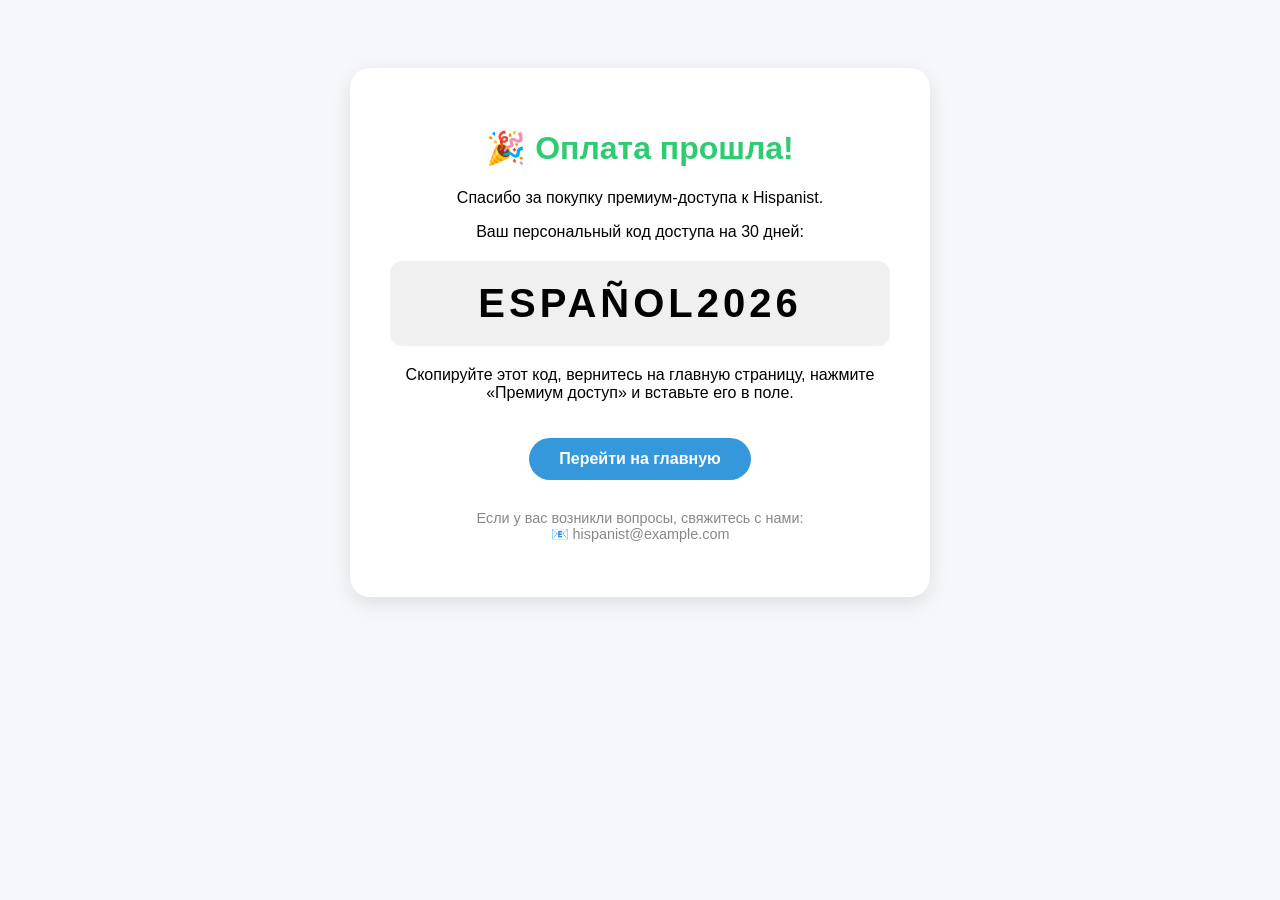
<file: premium-success.html>
<!DOCTYPE html>
<html lang="ru">
<head>
  <!-- Yandex.Metrika counter -->
<script type="text/javascript">
    (function(m,e,t,r,i,k,a){
        m[i]=m[i]||function(){(m[i].a=m[i].a||[]).push(arguments)};
        m[i].l=1*new Date();
        for (var j = 0; j < document.scripts.length; j++) {if (document.scripts[j].src === r) { return; }}
        k=e.createElement(t),a=e.getElementsByTagName(t)[0],k.async=1,k.src=r,a.parentNode.insertBefore(k,a)
    })(window, document,'script','https://mc.yandex.ru/metrika/tag.js?id=111343576', 'ym');

    ym(111343576, 'init', {ssr:true, webvisor:true, clickmap:true, ecommerce:"dataLayer", referrer: document.referrer, url: location.href, accurateTrackBounce:true, trackLinks:true});
</script>
<noscript><div><img src="https://mc.yandex.ru/watch/111343576" style="position:absolute; left:-9999px;" alt="" /></div></noscript>
<!-- /Yandex.Metrika counter -->
  <meta charset="UTF-8">
  <meta name="viewport" content="width=device-width, initial-scale=1.0">
  <title>Оплата прошла – Hispanist</title>
  <style>
    body {
      font-family: 'Segoe UI', Tahoma, Geneva, Verdana, sans-serif;
      background: #f5f7fa;
      text-align: center;
      padding: 60px 20px;
    }
    .card {
      background: white;
      border-radius: 20px;
      padding: 40px;
      max-width: 500px;
      margin: 0 auto;
      box-shadow: 0 6px 20px rgba(0,0,0,0.1);
    }
    h1 { color: #2ecc71; }
    .code {
      font-size: 2.5rem;
      background: #f0f0f0;
      padding: 20px;
      border-radius: 12px;
      letter-spacing: 4px;
      font-weight: bold;
      margin: 20px 0;
      user-select: all;
    }
    a {
      display: inline-block;
      margin-top: 20px;
      padding: 12px 30px;
      background: #3498db;
      color: white;
      border-radius: 30px;
      text-decoration: none;
      font-weight: bold;
    }
    a:hover {
      background: #2980b9;
    }
  </style>
</head>
<body>
  <div class="card">
    <h1>🎉 Оплата прошла!</h1>
    <p>Спасибо за покупку премиум-доступа к Hispanist.</p>
    <p>Ваш персональный код доступа на 30 дней:</p>
    
    <div class="code">ESPAÑOL2026</div>
    
    <p>Скопируйте этот код, вернитесь на главную страницу, нажмите «Премиум доступ» и вставьте его в поле.</p>
    <a href="./index.html">Перейти на главную</a>
    <p style="margin-top:30px; font-size:0.9em; color:#888;">
      Если у вас возникли вопросы, свяжитесь с нами:<br>
      📧 hispanist@example.com
    </p>
  </div>
</body>
</html>
</file>
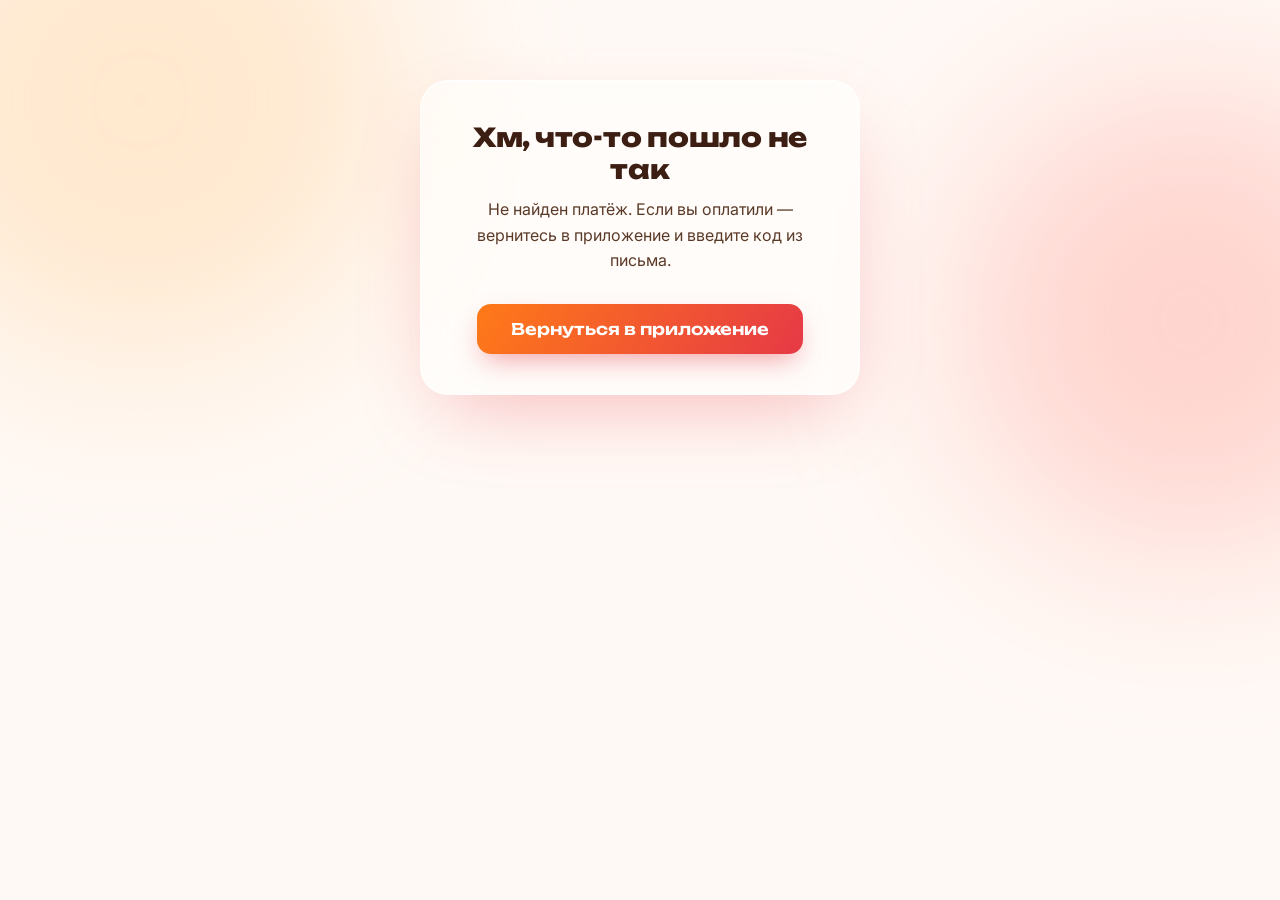
<file: Return.HTML>
<!DOCTYPE html>
<html lang="ru">
<head>
<!-- Yandex.Metrika counter -->
<script type="text/javascript">
    (function(m,e,t,r,i,k,a){
        m[i]=m[i]||function(){(m[i].a=m[i].a||[]).push(arguments)};
        m[i].l=1*new Date();
        for (var j = 0; j < document.scripts.length; j++) {if (document.scripts[j].src === r) { return; }}
        k=e.createElement(t),a=e.getElementsByTagName(t)[0],k.async=1,k.src=r,a.parentNode.insertBefore(k,a)
    })(window, document,'script','https://mc.yandex.ru/metrika/tag.js?id=111343576', 'ym');

    ym(111343576, 'init', {ssr:true, webvisor:true, clickmap:true, ecommerce:"dataLayer", referrer: document.referrer, url: location.href, accurateTrackBounce:true, trackLinks:true});
</script>
<noscript><div><img src="https://mc.yandex.ru/watch/111343576" style="position:absolute; left:-9999px;" alt="" /></div></noscript>
<!-- /Yandex.Metrika counter -->
  <meta charset="UTF-8">
  <meta name="viewport" content="width=device-width, initial-scale=1.0">
  <title>Оплата — Hispanist</title>
  <link rel="preconnect" href="https://fonts.googleapis.com">
  <link href="https://fonts.googleapis.com/css2?family=Unbounded:wght@400;600;700;800;900&family=Inter:wght@400;500;600;700&family=JetBrains+Mono:wght@400;600&display=swap" rel="stylesheet">
  <link rel="stylesheet" href="style.css">
  <style>
    .return-wrap{ max-width:480px; margin:0 auto; padding:80px 20px; text-align:center; position:relative; z-index:1; }
    .return-card{
      background:rgba(255,255,255,.6); backdrop-filter:blur(20px) saturate(160%);
      -webkit-backdrop-filter:blur(20px) saturate(160%);
      border:1px solid rgba(255,255,255,.65); border-radius:28px; padding:40px 32px;
      box-shadow:0 30px 80px -24px rgba(230,57,70,.35), inset 0 1px 0 rgba(255,255,255,.8);
    }
    .return-card h1{ font-family:'Unbounded'; font-weight:800; font-size:26px; margin:0 0 12px; letter-spacing:-.01em; }
    .return-card p{ color:var(--text); font-size:16px; line-height:1.6; margin:0 0 20px; }
    .code-box{
      font-family:'JetBrains Mono',monospace; font-weight:600; font-size:26px;
      letter-spacing:.05em; padding:20px; border-radius:16px; margin:20px 0;
      background:linear-gradient(135deg,#fff3df,#ffe4e0); border:1.5px dashed var(--line-strong);
      color:var(--ink); user-select:all;
    }
    .spinner{
      width:44px; height:44px; margin:20px auto; border-radius:50%;
      border:4px solid var(--line); border-top-color:var(--orange);
      animation:spin 1s linear infinite;
    }
    @keyframes spin{ to{ transform:rotate(360deg); } }
    .btn-go{
      display:inline-block; margin-top:10px; padding:15px 34px; border-radius:14px;
      background:var(--grad); color:#fff; font-family:'Unbounded'; font-weight:600; font-size:16px;
      border:none; cursor:pointer; box-shadow:0 12px 28px -8px rgba(230,57,70,.5); text-decoration:none;
    }
    .copy-hint{ font-size:13px; color:var(--dim); margin-top:8px; }
  </style>
</head>
<body>
  <div class="return-wrap">
    <div class="return-card" id="card">
      <div class="spinner" id="spinner"></div>
      <h1 id="title">Проверяем оплату…</h1>
      <p id="message">Это займёт несколько секунд. Не закрывайте страницу.</p>
      <div id="code-area" style="display:none;">
        <div class="code-box" id="code"></div>
        <p class="copy-hint">Скопируйте этот код — он понадобится, чтобы открыть премиум.</p>
        <a href="index.html" class="btn-go">Ввести код в приложении →</a>
      </div>
      <div id="fail-area" style="display:none;">
        <a href="index.html" class="btn-go">Вернуться в приложение</a>
      </div>
    </div>
  </div>

  <script>
    // ⚙️ ЗАМЕНИ на адрес своего бэкенда (тот же, что в app.js):
    const HISPANIST_API = 'https://ЗАМЕНИ-НА-АДРЕС-БЭКЕНДА';

    const paymentId = localStorage.getItem('last_payment_id');
    const spinner = document.getElementById('spinner');
    const title = document.getElementById('title');
    const message = document.getElementById('message');
    const codeArea = document.getElementById('code-area');
    const codeBox = document.getElementById('code');
    const failArea = document.getElementById('fail-area');

    let attempts = 0;
    const MAX_ATTEMPTS = 20; // ~40 секунд

    async function checkPayment() {
      if (!paymentId) {
        showFail('Не найден платёж. Если вы оплатили — вернитесь в приложение и введите код из письма.');
        return;
      }
      try {
        const res = await fetch(`${HISPANIST_API}/api/purchase/${paymentId}`);
        if (res.ok) {
          const data = await res.json();
          if (data.status === 'succeeded' && data.premium_code) {
            showCode(data.premium_code);
            return;
          }
        }
      } catch (e) { /* ждём и повторяем */ }

      attempts++;
      if (attempts < MAX_ATTEMPTS) {
        setTimeout(checkPayment, 2000);
      } else {
        showFail('Оплата обрабатывается дольше обычного. Код придёт, попробуйте обновить страницу через минуту.');
      }
    }

    function showCode(code) {
      spinner.style.display = 'none';
      title.textContent = '🎉 Оплата прошла!';
      message.textContent = 'Ваш премиум-код готов:';
      codeBox.textContent = code;
      codeArea.style.display = 'block';
      localStorage.removeItem('last_payment_id');
    }

    function showFail(msg) {
      spinner.style.display = 'none';
      title.textContent = 'Хм, что-то пошло не так';
      message.textContent = msg;
      failArea.style.display = 'block';
    }

    checkPayment();
  </script>
</body>
</html>
</file>
<file: style.css>
/* ============================================
   Hispanist — стиль в духе Vybor, цвета Испании
   Сочные оранжево-красные градиенты + жидкое стекло
   ============================================ */

:root{
  --bg:#fff9f5;
  --bg-tint:#fff1e8;
  --card:#ffffff;
  --line:#ffe0cc;
  --line-strong:#ffc9a8;
  --red:#e63946;
  --orange:#ff7a18;
  --gold:#ffb703;
  --ink:#3d1e12;
  --dim:#a87a63;
  --text:#5c3a28;
  --grad:linear-gradient(120deg,#ff7a18 0%,#e63946 100%);
  --grad-soft:linear-gradient(120deg,#ffb703 0%,#ff7a18 100%);
  --grad-warm:linear-gradient(135deg,#ffb703 0%,#ff7a18 50%,#e63946 100%);
  --shadow:0 10px 40px -12px rgba(230,57,70,.22);
  --shadow-lg:0 30px 80px -24px rgba(230,57,70,.35);
}

*{ box-sizing:border-box; }
html{ scroll-behavior:smooth; }
html,body{ margin:0; padding:0; }
body{
  background:var(--bg);
  color:var(--ink);
  font-family:'Inter','Segoe UI',system-ui,sans-serif;
  -webkit-font-smoothing:antialiased;
  overflow-x:hidden;
  min-height:100vh;
  position:relative;
}

/* Фоновые цветные пятна (за жидким стеклом) */
body::before, body::after{
  content:'';
  position:fixed;
  border-radius:50%;
  filter:blur(90px);
  opacity:.5;
  z-index:0;
  pointer-events:none;
}
body::before{ width:520px; height:520px; background:#ffd8a8; top:-160px; left:-120px; }
body::after{ width:460px; height:460px; background:#ffb0a8; top:10%; right:-140px; }

#app{ position:relative; z-index:1; max-width:900px; margin:0 auto; padding:20px; }

.hidden{ display:none !important; }

/* ---------- ГЛАВНЫЙ ЭКРАН ---------- */
.hero{ text-align:center; padding:50px 20px 30px; }
.hero h1{
  font-family:'Unbounded','Inter',sans-serif;
  font-weight:900; letter-spacing:-.02em;
  font-size:clamp(40px,8vw,68px); margin:0 0 10px;
  background:var(--grad-warm);
  -webkit-background-clip:text; background-clip:text; color:transparent;
}
.hero .subtitle{
  font-family:'Unbounded','Inter',sans-serif; font-weight:600;
  font-size:clamp(18px,3vw,24px); color:var(--ink); margin:0 0 8px;
}
.hero .desc{ color:var(--dim); font-size:16px; margin:0; }

/* Сетка тем */
#topics-grid{
  display:grid;
  grid-template-columns:repeat(auto-fit,minmax(260px,1fr));
  gap:18px;
  margin:30px 0;
}

/* Карточка темы — жидкое стекло */
.topic-card{
  position:relative;
  background:rgba(255,255,255,.55);
  backdrop-filter:blur(18px) saturate(160%);
  -webkit-backdrop-filter:blur(18px) saturate(160%);
  border:1px solid rgba(255,255,255,.6);
  border-radius:26px;
  padding:32px 28px 28px;
  cursor:pointer;
  overflow:hidden;
  min-height:190px;
  display:flex; flex-direction:column;
  box-shadow:0 12px 44px -14px rgba(230,57,70,.25), inset 0 1px 0 rgba(255,255,255,.7);
  transition:transform .3s, box-shadow .3s;
}
.topic-card::before{
  content:''; position:absolute; top:0; left:0; right:0; height:110px;
  background:linear-gradient(180deg, rgba(255,255,255,.5), transparent);
  pointer-events:none;
}
.topic-card:hover{
  transform:translateY(-6px);
  box-shadow:0 24px 60px -16px rgba(230,57,70,.4), inset 0 1px 0 rgba(255,255,255,.8);
}
/* Плашка с эмодзи темы */
.topic-card .topic-emoji{
  position:relative; display:inline-grid; place-items:center;
  width:54px; height:54px; margin-bottom:16px; font-size:28px;
  border-radius:16px;
  background:linear-gradient(135deg, rgba(255,183,3,.22), rgba(230,57,70,.16));
  border:1px solid rgba(255,255,255,.7);
  box-shadow:inset 0 1px 2px rgba(255,255,255,.9);
}
.topic-card strong{
  display:block; position:relative;
  font-family:'Unbounded','Inter',sans-serif; font-weight:700;
  font-size:19px; letter-spacing:-.01em; color:var(--ink); margin-bottom:6px;
  line-height:1.2;
}
.topic-card small{
  position:relative; color:var(--dim); font-size:14px; font-weight:500;
  margin-top:auto;
}

/* Заблокированная (премиум) тема — без наезжающего эмодзи-замка */
.topic-card.locked{
  cursor:pointer;
  background:rgba(255,241,232,.5);
}
.topic-card.locked strong{ color:var(--text); opacity:.9; }
.topic-card .lock-badge{
  display:inline-block; position:relative; margin-top:12px; align-self:flex-start;
  font-family:'Unbounded','Inter',sans-serif; font-weight:600; font-size:11px;
  letter-spacing:.04em; text-transform:uppercase;
  padding:6px 14px; border-radius:999px;
  background:var(--grad); color:#fff;
  box-shadow:0 6px 14px -5px rgba(230,57,70,.5);
}
.topic-card .free-badge{
  display:inline-block; position:relative; margin-top:12px; align-self:flex-start;
  font-family:'Unbounded','Inter',sans-serif; font-weight:600; font-size:11px;
  letter-spacing:.04em; text-transform:uppercase;
  padding:6px 14px; border-radius:999px;
  background:rgba(255,183,3,.2); color:#c77800;
  border:1px solid rgba(255,183,3,.45);
}

/* Кнопка премиума */
.btn-premium{
  display:block; margin:10px auto 40px; padding:18px 40px;
  border:none; border-radius:18px; cursor:pointer;
  font-family:'Unbounded','Inter',sans-serif; font-weight:700; font-size:17px;
  background:var(--grad-warm); color:#fff;
  box-shadow:0 16px 40px -12px rgba(230,57,70,.55);
  transition:transform .2s, box-shadow .2s;
}
.btn-premium:hover{ transform:translateY(-3px); box-shadow:0 22px 50px -14px rgba(230,57,70,.65); }

/* ---------- МОДАЛЬНОЕ ОКНО ---------- */
.modal{
  position:fixed; inset:0; z-index:100;
  display:flex; align-items:center; justify-content:center; padding:20px;
  background:rgba(61,30,18,.45);
  backdrop-filter:blur(6px);
}
.modal-content{
  position:relative;
  background:rgba(255,255,255,.85);
  backdrop-filter:blur(24px) saturate(180%);
  -webkit-backdrop-filter:blur(24px) saturate(180%);
  border:1px solid rgba(255,255,255,.7);
  border-radius:28px;
  padding:40px 34px;
  max-width:420px; width:100%;
  text-align:center;
  box-shadow:0 40px 90px -20px rgba(230,57,70,.5), inset 0 1px 0 rgba(255,255,255,.8);
}
.modal-content h2{
  font-family:'Unbounded','Inter',sans-serif; font-weight:800;
  font-size:24px; margin:0 0 20px; letter-spacing:-.01em;
  background:var(--grad); -webkit-background-clip:text; background-clip:text; color:transparent;
}

/* Список преимуществ премиума в модалке */
.premium-perks{ text-align:left; margin:0 0 24px; padding:0; list-style:none; }
.premium-perks li{
  display:flex; align-items:flex-start; gap:12px;
  padding:10px 0; font-size:15px; color:var(--text);
  border-bottom:1px solid var(--line);
}
.premium-perks li:last-child{ border-bottom:none; }
.premium-perks .chk{
  flex-shrink:0; width:22px; height:22px; border-radius:50%;
  background:var(--grad); display:grid; place-items:center; margin-top:1px;
  color:#fff; font-size:12px; font-weight:700;
}

#premium-code{
  width:100%; padding:15px 16px; margin-bottom:14px;
  border:1.5px solid var(--line-strong); border-radius:14px;
  font-size:16px; font-family:'JetBrains Mono',monospace; text-align:center;
  color:var(--ink); background:rgba(255,255,255,.7); transition:.2s;
}
#premium-code:focus{
  outline:none; border-color:var(--orange);
  background:#fff; box-shadow:0 0 0 4px rgba(255,122,24,.15);
}

.btn-primary{
  width:100%; padding:16px; border:none; border-radius:14px; cursor:pointer;
  font-family:'Unbounded','Inter',sans-serif; font-weight:600; font-size:16px;
  background:var(--grad); color:#fff;
  box-shadow:0 12px 28px -8px rgba(230,57,70,.55); transition:transform .2s;
}
.btn-primary:hover{ transform:translateY(-2px); }

.btn-text{
  background:none; border:none; cursor:pointer;
  color:var(--dim); font-size:14px; margin-top:14px; font-family:inherit;
  text-decoration:underline;
}
#premium-message{ margin-top:16px; font-size:14px; font-weight:600; min-height:20px; }

/* ---------- ЭКРАН ТРЕНИРОВКИ ---------- */
#study-screen{ padding:20px 0 60px; }
.btn-back{
  background:rgba(255,255,255,.6); backdrop-filter:blur(10px);
  border:1px solid var(--line); cursor:pointer;
  padding:10px 20px; border-radius:12px;
  font-family:'Unbounded','Inter',sans-serif; font-weight:500; font-size:14px;
  color:var(--text); margin-bottom:24px; transition:.2s;
}
.btn-back:hover{ border-color:var(--orange); color:var(--orange); }

.topic-heading{
  font-family:'Unbounded','Inter',sans-serif; font-weight:800;
  font-size:clamp(24px,4vw,32px); text-align:center; margin:0 0 12px;
  letter-spacing:-.01em;
}
.progress-badge{
  display:inline-block; margin:0 auto 30px; padding:8px 18px;
  border-radius:999px; background:var(--bg-tint); color:var(--text);
  font-family:'JetBrains Mono',monospace; font-size:13px; font-weight:600;
  border:1px solid var(--line);
}
.progress-wrap{ text-align:center; }

/* Карточка-флешкарта — надёжный переворот без просвечивания */
.card-scene{ perspective:1200px; max-width:440px; margin:0 auto 30px; }
#flashcard{
  position:relative; width:100%; min-height:280px;
  transform-style:preserve-3d; transition:transform .5s cubic-bezier(.4,.2,.2,1);
  cursor:pointer;
}
#flashcard.flipped{ transform:rotateY(180deg); }

#flashcard .front, #flashcard .back{
  position:absolute; inset:0;
  backface-visibility:hidden; -webkit-backface-visibility:hidden;
  display:flex; flex-direction:column; align-items:center; justify-content:center;
  padding:36px; border-radius:28px;
  border:1px solid var(--line);
  box-shadow:0 20px 60px -18px rgba(230,57,70,.3), inset 0 1px 0 rgba(255,255,255,.9);
  overflow:hidden;
  /* Дополнительная защита от просвечивания: скрываем грань, когда она сзади */
  transition:opacity .25s ease;
}
#flashcard .front{
  background:linear-gradient(135deg, #fff3df 0%, #ffe4e0 100%);
  transform:rotateY(0deg);
  z-index:2;
}
#flashcard .back{
  background:linear-gradient(135deg, #fffaf3 0%, #fff0ea 100%);
  transform:rotateY(180deg);
  z-index:1;
}
/* Когда карточка НЕ перевёрнута — прячем заднюю сторону полностью */
#flashcard:not(.flipped) .back{ opacity:0; }
#flashcard:not(.flipped) .front{ opacity:1; }
/* Когда перевёрнута — прячем переднюю */
#flashcard.flipped .front{ opacity:0; }
#flashcard.flipped .back{ opacity:1; }

#flashcard .front span{
  font-family:'Unbounded','Inter',sans-serif; font-weight:800;
  font-size:clamp(30px,7vw,46px); letter-spacing:-.01em; text-align:center;
  color:var(--ink);
}
#flashcard .back span{
  font-family:'Unbounded','Inter',sans-serif; font-weight:800;
  font-size:clamp(26px,6vw,38px); margin-bottom:16px; text-align:center;
  color:#e63946;
}
#flashcard .back p{
  color:var(--text); font-size:16px; line-height:1.5; text-align:center;
  font-style:italic; margin:0;
}

/* Кнопки под карточкой */
#card-controls{
  display:flex; gap:12px; justify-content:center; flex-wrap:wrap;
  max-width:440px; margin:0 auto;
}
.btn-action{
  flex:1; min-width:140px; padding:15px; border:none; border-radius:14px; cursor:pointer;
  font-family:'Unbounded','Inter',sans-serif; font-weight:600; font-size:16px;
  background:var(--grad); color:#fff;
  box-shadow:0 12px 28px -8px rgba(230,57,70,.5); transition:transform .2s;
}
.btn-action:hover{ transform:translateY(-2px); }

.btn-again, .btn-good{
  flex:1; min-width:120px; padding:15px; border:none; border-radius:14px; cursor:pointer;
  font-family:'Unbounded','Inter',sans-serif; font-weight:600; font-size:16px;
  transition:transform .2s;
}
.btn-again{ background:rgba(255,255,255,.7); border:1.5px solid var(--line-strong); color:var(--red); }
.btn-again:hover{ transform:translateY(-2px); }
.btn-good{ background:var(--grad); color:#fff; box-shadow:0 12px 28px -8px rgba(230,57,70,.5); }
.btn-good:hover{ transform:translateY(-2px); }

.btn-speak{
  flex:0 0 auto; width:54px; padding:15px 0; border:none; border-radius:14px; cursor:pointer;
  font-size:20px; background:var(--grad-soft); color:#fff;
  box-shadow:0 12px 28px -8px rgba(255,122,24,.5); transition:transform .2s;
}
.btn-speak:hover{ transform:translateY(-2px); }

/* ---------- ТРИГГЕРНЫЙ ЭКРАН (после бесплатной темы) ---------- */
#celebrate-screen{ padding:30px 0 60px; text-align:center; }
.celebrate-card{
  position:relative; max-width:520px; margin:20px auto 0; padding:48px 36px;
  border-radius:32px; overflow:hidden;
  background:var(--grad-warm); color:#fff;
  box-shadow:var(--shadow-lg);
}
.celebrate-card::before{
  content:''; position:absolute; inset:0;
  background:radial-gradient(600px 300px at 50% -20%, rgba(255,255,255,.3), transparent 60%);
}
.celebrate-card .emoji{ position:relative; font-size:64px; margin-bottom:16px; }
.celebrate-card h2{
  position:relative; font-family:'Unbounded','Inter',sans-serif; font-weight:900;
  font-size:clamp(26px,5vw,38px); margin:0 0 14px; letter-spacing:-.02em;
}
.celebrate-card p{ position:relative; font-size:17px; opacity:.95; line-height:1.6; margin:0 0 10px; }
.celebrate-card .stat-line{
  position:relative; font-family:'Unbounded','Inter',sans-serif; font-weight:700;
  font-size:20px; margin:20px 0;
}
.celebrate-perks{
  position:relative; text-align:left; max-width:360px; margin:24px auto;
  padding:0; list-style:none;
}
.celebrate-perks li{
  display:flex; align-items:center; gap:12px; padding:9px 0; font-size:16px;
}
.celebrate-perks li span.i{ font-size:20px; }
.celebrate-card .btn-white{
  position:relative; display:inline-block; margin-top:14px;
  padding:17px 40px; border:none; border-radius:16px; cursor:pointer;
  font-family:'Unbounded','Inter',sans-serif; font-weight:700; font-size:17px;
  background:#fff; color:var(--red);
  box-shadow:0 16px 40px -12px rgba(0,0,0,.3); transition:transform .2s;
}
.celebrate-card .btn-white:hover{ transform:translateY(-3px); }
.celebrate-card .btn-skip{
  position:relative; display:block; margin:16px auto 0;
  background:none; border:none; cursor:pointer;
  color:#fff; opacity:.85; font-size:14px; text-decoration:underline; font-family:inherit;
}

@media (max-width:600px){
  #app{ padding:14px; }
  .hero{ padding:36px 12px 20px; }
  #card-controls{ flex-direction:row; }
}
@media (prefers-reduced-motion:reduce){
  *{ animation-duration:.001s !important; transition-duration:.05s !important; }
  html{ scroll-behavior:auto; }
}

/* ---------- БЛОК БЛОГА на главном экране ---------- */
.blog-section{ margin:50px 0 20px; }
.blog-title{
  font-family:'Unbounded','Inter',sans-serif; font-weight:800;
  font-size:clamp(22px,4vw,30px); text-align:center; margin:0 0 24px;
  letter-spacing:-.01em; color:var(--ink);
}
.blog-title em{
  font-style:normal;
  background:var(--grad); -webkit-background-clip:text; background-clip:text; color:transparent;
}
.blog-grid{
  display:grid;
  grid-template-columns:repeat(auto-fit,minmax(260px,1fr));
  gap:18px;
}
.blog-card{
  position:relative; display:block; text-decoration:none;
  background:rgba(255,255,255,.55);
  backdrop-filter:blur(18px) saturate(160%);
  -webkit-backdrop-filter:blur(18px) saturate(160%);
  border:1px solid rgba(255,255,255,.6);
  border-radius:22px;
  padding:26px 24px;
  overflow:hidden;
  box-shadow:0 12px 44px -14px rgba(230,57,70,.22), inset 0 1px 0 rgba(255,255,255,.7);
  transition:transform .3s, box-shadow .3s;
}
.blog-card::before{
  content:''; position:absolute; top:0; left:0; right:0; height:90px;
  background:linear-gradient(180deg, rgba(255,255,255,.5), transparent);
  pointer-events:none;
}
.blog-card:hover{
  transform:translateY(-5px);
  box-shadow:0 22px 56px -16px rgba(230,57,70,.35), inset 0 1px 0 rgba(255,255,255,.8);
}
.blog-card .blog-ico{
  position:relative; display:inline-grid; place-items:center;
  width:48px; height:48px; margin-bottom:14px; font-size:24px;
  border-radius:14px;
  background:linear-gradient(135deg, rgba(255,183,3,.2), rgba(230,57,70,.16));
  border:1px solid rgba(255,255,255,.7);
}
.blog-card strong{
  position:relative; display:block;
  font-family:'Unbounded','Inter',sans-serif; font-weight:700;
  font-size:17px; color:var(--ink); margin-bottom:6px; letter-spacing:-.01em;
}
.blog-card small{ position:relative; color:var(--dim); font-size:14px; line-height:1.5; }
</file>
